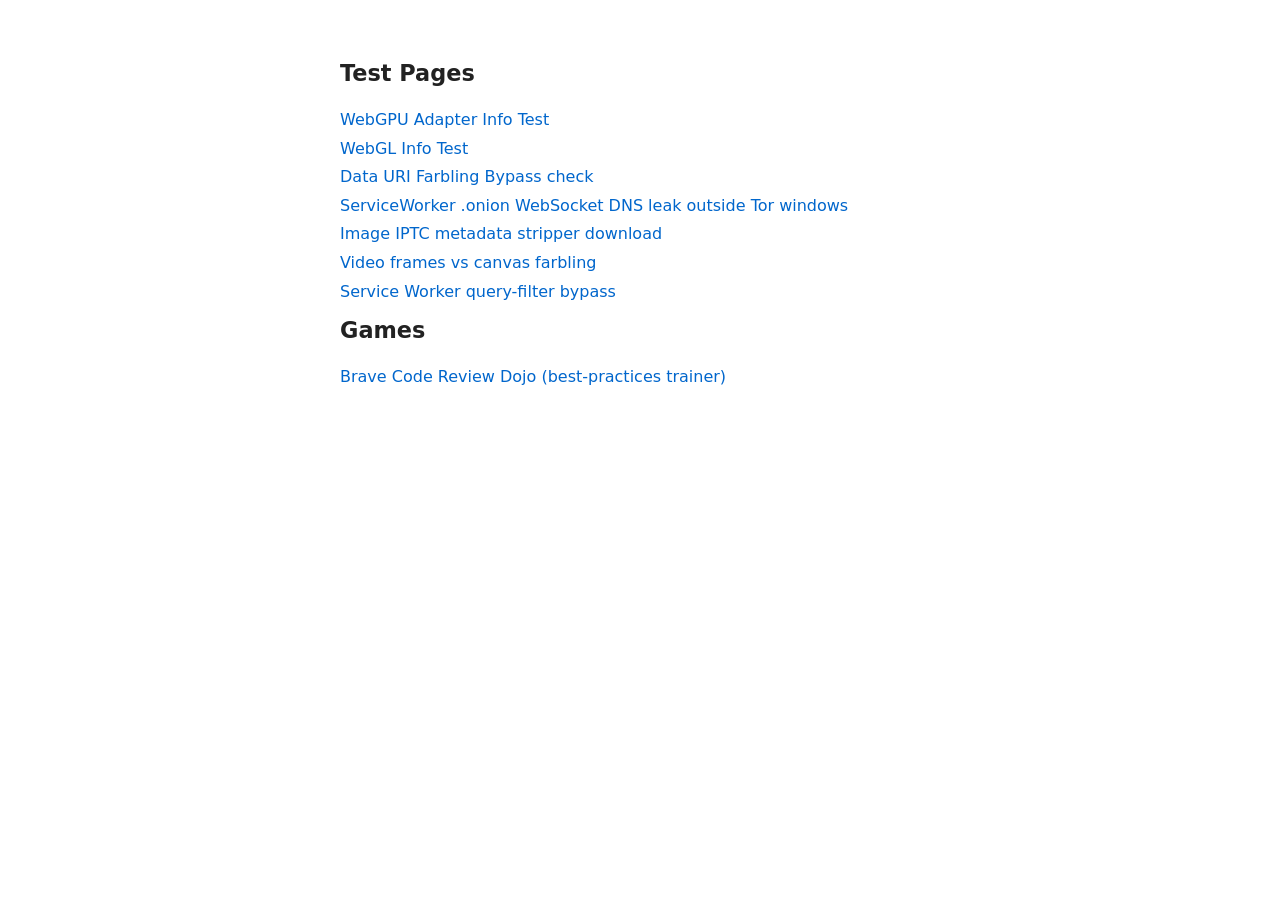
<file: index.html>
<!DOCTYPE html>
<html lang="en">

<head>
  <meta charset="utf-8">
  <meta name="viewport" content="width=device-width, initial-scale=1">
  <title>Test Pages</title>
  <style>
    body {
      font-family: system-ui, sans-serif;
      max-width: 600px;
      margin: 60px auto;
      padding: 0 20px;
      color: #222;
    }

    h1 {
      font-size: 1.4rem;
      margin-bottom: 1.5rem;
    }

    ul {
      list-style: none;
      padding: 0;
    }

    li {
      margin: 0.6rem 0;
    }

    a {
      text-decoration: none;
      color: #0066cc;
    }

    a:hover {
      text-decoration: underline;
    }
  </style>
</head>

<body>
  <h1>Test Pages</h1>
  <ul>
    <li><a href="test-pages/webgpu-test.html">WebGPU Adapter Info Test</a></li>
    <li><a href="test-pages/webgl-test.html">WebGL Info Test</a></li>
    <li><a href="test-pages/data-uri-farbling-test.html">Data URI Farbling Bypass check</a></li>
    <li><a href="test-pages/onion-ws-tor-windows.html">ServiceWorker .onion WebSocket DNS leak outside Tor windows</a>
    </li>
    <li><a href="test-pages/fbmd-image-mime-spoof-download.html">Image IPTC metadata stripper download</a></li>
    <li><a href="test-pages/videoframes-vs-canvas-farbling.html">Video frames vs canvas farbling</a></li>
    <li><a href="test-pages/sw-query-filter-bypass/">Service Worker query-filter bypass</a></li>
  </ul>
  <h1>Games</h1>
  <ul>
    <li><a href="brave-bp-game/">Brave Code Review Dojo (best-practices trainer)</a></li>
  </ul>
</body>

</html>
</file>
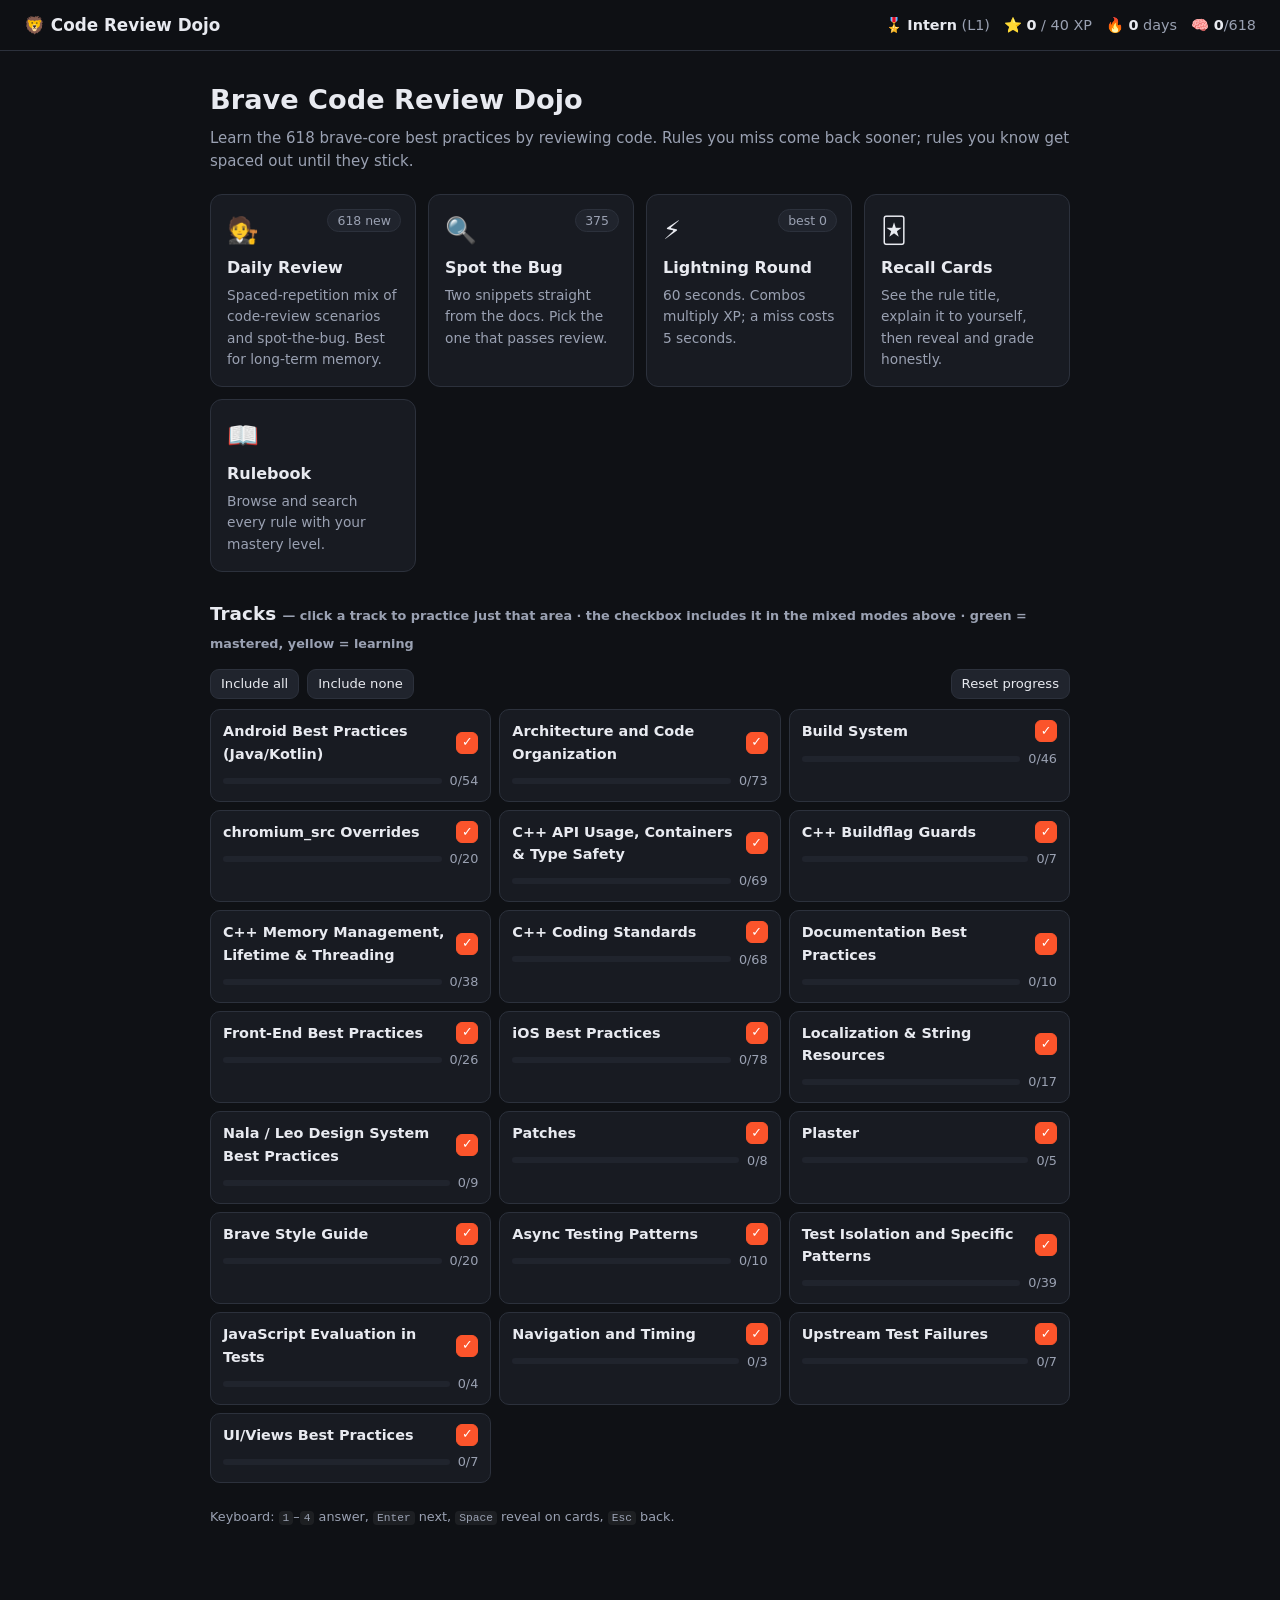
<file: brave-bp-game/index.html>
<!DOCTYPE html>
<html lang="en">
<head>
  <meta charset="utf-8">
  <meta name="viewport" content="width=device-width, initial-scale=1">
  <title>Brave Code Review Dojo</title>
  <link rel="stylesheet" href="style.css">
</head>
<body>
  <header class="topbar">
    <a class="brand" href="#" data-action="home">🦁 Code Review Dojo</a>
    <div class="stats" id="stats"></div>
  </header>
  <main id="app"></main>
  <div id="toast" class="toast" hidden></div>
  <script src="data/rules.js"></script>
  <script src="data/questions.js"></script>
  <script src="app.js"></script>
</body>
</html>
</file>
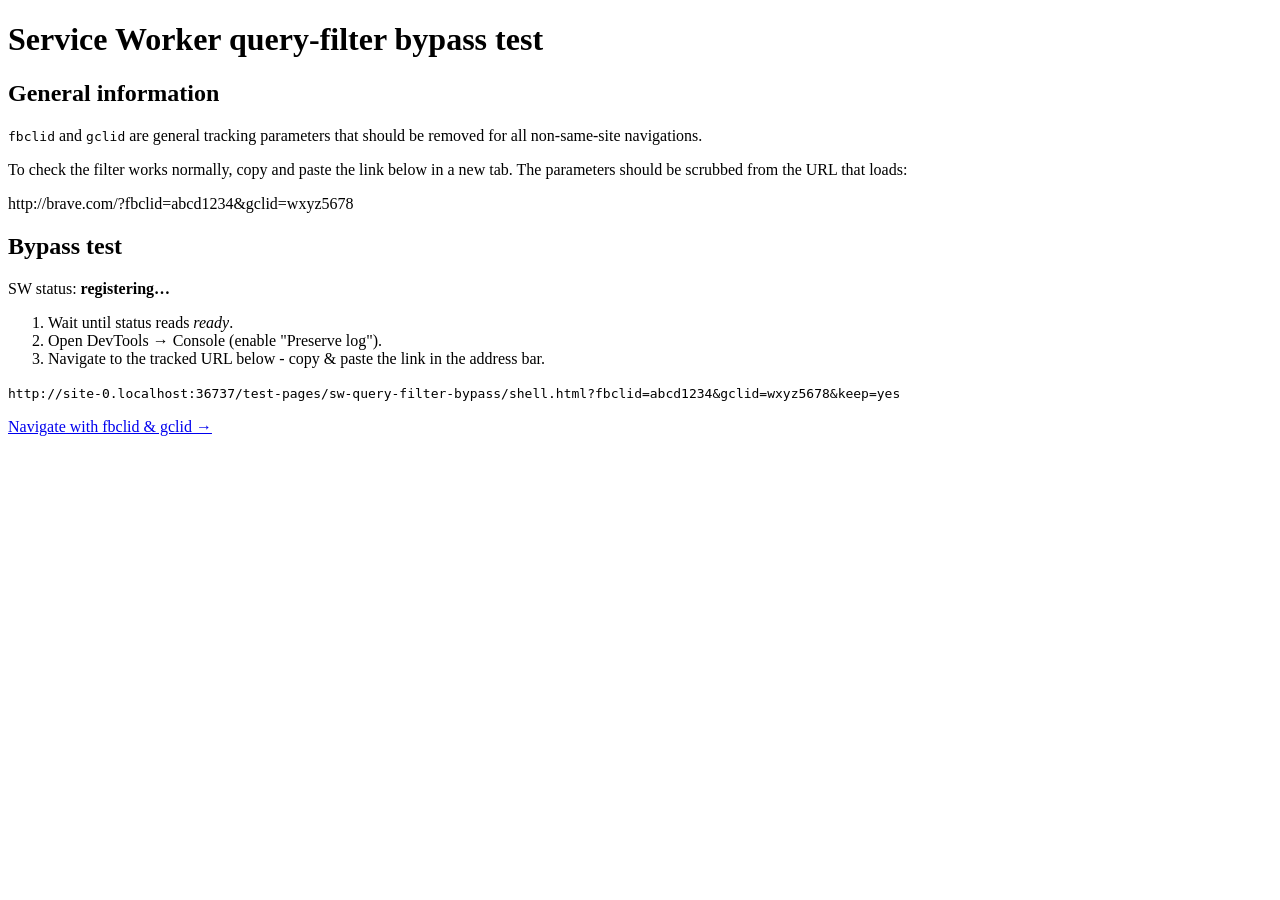
<file: test-pages/sw-query-filter-bypass/index.html>
<!doctype html>
<html>

<head>
  <meta charset="utf-8">
  <title>SW query-filter bypass test</title>
</head>

<body>
  <h1>Service Worker query-filter bypass test</h1>

  <h2>General information</h2>
  <p><code>fbclid</code> and <code>gclid</code> are general tracking parameters that should be
    removed for all non-same-site navigations.</p>
  <p>To check the filter works normally, copy and paste the link below in a new tab. The parameters should be scrubbed
    from the URL that loads:</p>
  <p>http://brave.com/?fbclid=abcd1234&amp;gclid=wxyz5678</p>

  <h2>Bypass test</h2>
  <p>SW status: <strong id="status">registering…</strong></p>
  <ol>
    <li>Wait until status reads <em>ready</em>.</li>
    <li>Open DevTools → Console (enable "Preserve log").</li>
    <li>Navigate to the tracked URL below - copy & paste the link in the address bar.</li>
  </ol>
  <p><code id="target"></code></p>
  <p><a id="link">Navigate with fbclid &amp; gclid →</a></p>

  <script>
    const params = 'fbclid=abcd1234&gclid=wxyz5678&keep=yes';
    const targetUrl = new URL('./shell.html?' + params, location.href).href;
    document.getElementById('target').textContent = targetUrl;
    document.getElementById('link').href = targetUrl;

    if ('serviceWorker' in navigator) {
      navigator.serviceWorker.register('./sw.js')
        .then(() => navigator.serviceWorker.ready)
        .then(() => { document.getElementById('status').textContent = 'ready (active)'; })
        .catch(err => { document.getElementById('status').textContent = 'failed: ' + err; });
    } else {
      document.getElementById('status').textContent = 'service workers unsupported';
    }
  </script>
</body>

</html>
</file>
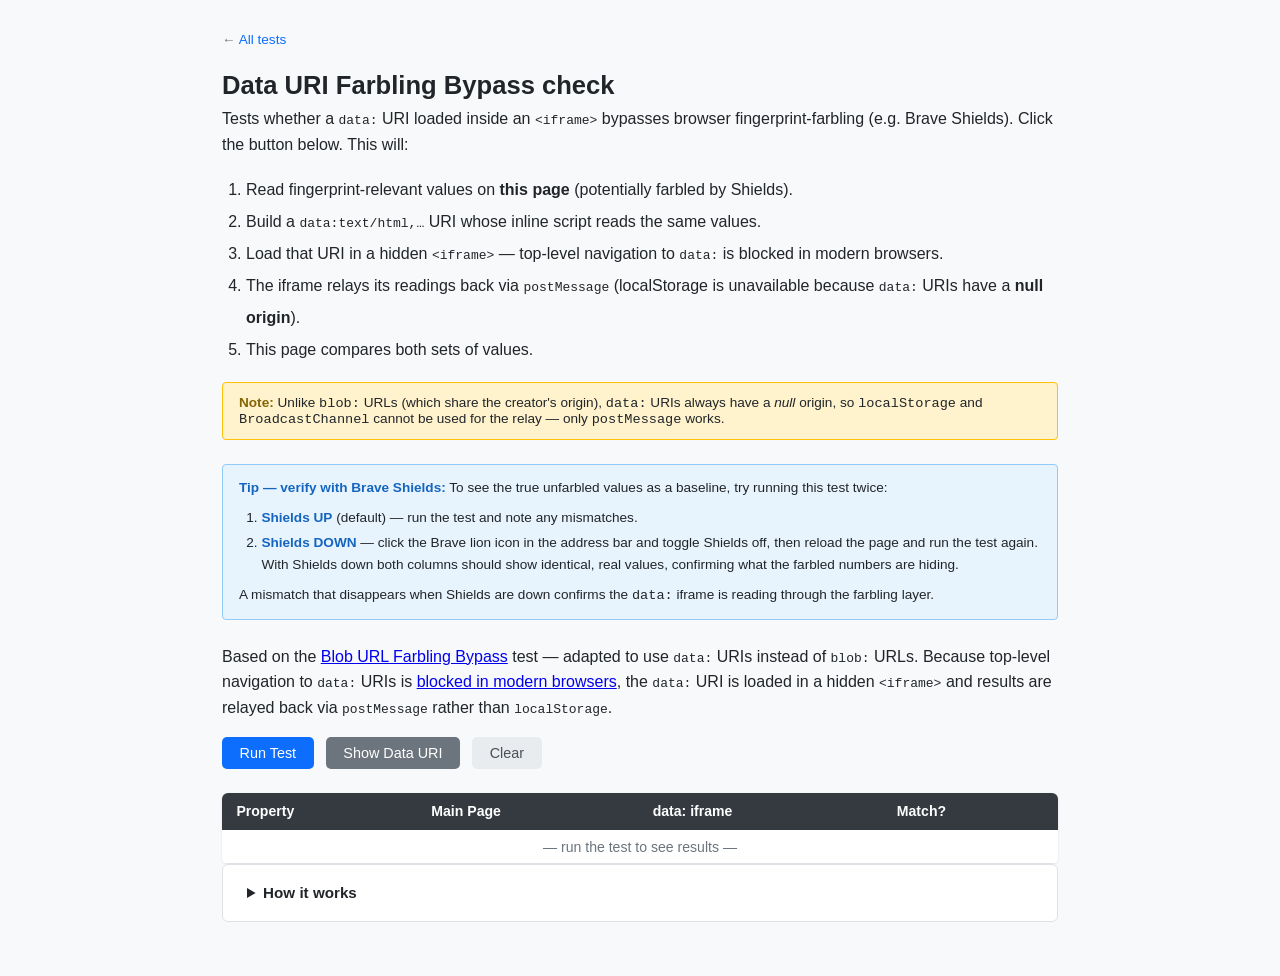
<file: test-pages/data-uri-farbling-test.html>
<!DOCTYPE html>
<html lang="en">
<head>
  <meta charset="UTF-8">
  <meta name="viewport" content="width=device-width, initial-scale=1.0">
  <title>Data URI Farbling Bypass check</title>
  <style>
    *, *::before, *::after { box-sizing: border-box; margin: 0; padding: 0; }

    body {
      font-family: -apple-system, BlinkMacSystemFont, "Segoe UI", Roboto, sans-serif;
      background: #f8f9fa;
      color: #212529;
      padding: 2rem;
      max-width: 900px;
      margin: 0 auto;
    }

    h1 { font-size: 1.6rem; margin-bottom: 0.4rem; }

    .breadcrumb {
      font-size: 0.85rem;
      color: #6c757d;
      margin-bottom: 1.5rem;
    }
    .breadcrumb a { color: #0d6efd; text-decoration: none; }
    .breadcrumb a:hover { text-decoration: underline; }

    p { margin-bottom: 1rem; line-height: 1.6; }

    .how-it-works {
      background: #fff;
      border: 1px solid #dee2e6;
      border-radius: 6px;
      padding: 1.2rem 1.5rem;
      margin-bottom: 1.5rem;
    }
    .how-it-works summary {
      cursor: pointer;
      font-weight: 600;
      font-size: 0.95rem;
    }
    .how-it-works pre {
      margin-top: 1rem;
      background: #1e1e2e;
      color: #cdd6f4;
      padding: 1rem 1.2rem;
      border-radius: 4px;
      font-size: 0.82rem;
      line-height: 1.6;
      overflow-x: auto;
      white-space: pre-wrap;
    }

    .note {
      background: #fff3cd;
      border: 1px solid #ffc107;
      border-radius: 4px;
      padding: 0.75rem 1rem;
      font-size: 0.85rem;
      margin-bottom: 1.5rem;
    }
    .note strong { color: #856404; }

    .tip {
      background: #e8f4fd;
      border: 1px solid #90caf9;
      border-radius: 4px;
      padding: 0.75rem 1rem;
      font-size: 0.85rem;
      margin-bottom: 1.5rem;
      line-height: 1.6;
    }
    .tip strong { color: #1565c0; }
    .tip ol { margin: 0.5rem 0 0.5rem 1.4rem; }
    .tip li { margin-bottom: 0.25rem; }

    .controls {
      display: flex;
      gap: 0.75rem;
      margin-bottom: 1.5rem;
      flex-wrap: wrap;
      align-items: center;
    }

    button {
      padding: 0.5rem 1.1rem;
      border: none;
      border-radius: 5px;
      font-size: 0.9rem;
      cursor: pointer;
      font-weight: 500;
      transition: filter 0.1s;
    }
    button:hover { filter: brightness(0.92); }
    button:active { filter: brightness(0.85); }

    #btnRun    { background: #0d6efd; color: #fff; }
    #btnShow   { background: #6c757d; color: #fff; }
    #btnClear  { background: #e9ecef; color: #495057; }

    #status {
      font-size: 0.85rem;
      color: #6c757d;
      align-self: center;
    }

    table {
      width: 100%;
      border-collapse: collapse;
      background: #fff;
      border-radius: 6px;
      overflow: hidden;
      box-shadow: 0 1px 3px rgba(0,0,0,.08);
      font-size: 0.88rem;
    }
    thead tr { background: #343a40; color: #fff; }
    thead th { padding: 0.65rem 0.9rem; text-align: left; font-weight: 600; }
    tbody tr:nth-child(even) { background: #f8f9fa; }
    tbody tr:hover { background: #e9ecef; }
    tbody td { padding: 0.55rem 0.9rem; border-bottom: 1px solid #dee2e6; font-family: monospace; }
    tbody td:first-child { font-family: -apple-system, BlinkMacSystemFont, "Segoe UI", Roboto, sans-serif; font-weight: 500; color: #495057; }
    .match    { color: #198754; font-weight: 600; }
    .mismatch { color: #dc3545; font-weight: 600; }

    #dataUriBox {
      display: none;
      margin-top: 1.5rem;
      background: #fff;
      border: 1px solid #dee2e6;
      border-radius: 6px;
      padding: 1rem 1.2rem;
    }
    #dataUriBox h3 { font-size: 0.95rem; margin-bottom: 0.5rem; }
    #dataUriBox textarea {
      width: 100%;
      height: 120px;
      font-size: 0.78rem;
      font-family: monospace;
      border: 1px solid #ced4da;
      border-radius: 4px;
      padding: 0.5rem;
      resize: vertical;
      word-break: break-all;
    }
  </style>
</head>
<body>

<div class="breadcrumb">← <a href="/">All tests</a></div>

<h1>Data URI Farbling Bypass check</h1>

<p>
  Tests whether a <code>data:</code> URI loaded inside an <code>&lt;iframe&gt;</code> bypasses
  browser fingerprint-farbling (e.g. Brave Shields). Click the button below. This will:
</p>
<ol style="margin: 0 0 1rem 1.5rem; line-height:2;">
  <li>Read fingerprint-relevant values on <strong>this page</strong> (potentially farbled by Shields).</li>
  <li>Build a <code>data:text/html,…</code> URI whose inline script reads the same values.</li>
  <li>Load that URI in a hidden <code>&lt;iframe&gt;</code> — top-level navigation to <code>data:</code> is blocked in modern browsers.</li>
  <li>The iframe relays its readings back via <code>postMessage</code> (localStorage is unavailable because <code>data:</code> URIs have a <strong>null origin</strong>).</li>
  <li>This page compares both sets of values.</li>
</ol>

<div class="note">
  <strong>Note:</strong> Unlike <code>blob:</code> URLs (which share the creator's origin),
  <code>data:</code> URIs always have a <em>null</em> origin, so <code>localStorage</code>
  and <code>BroadcastChannel</code> cannot be used for the relay — only <code>postMessage</code> works.
</div>

<div class="tip">
  <strong>Tip — verify with Brave Shields:</strong> To see the true unfarbled values as a baseline,
  try running this test twice:
  <ol>
    <li><strong>Shields UP</strong> (default) — run the test and note any mismatches.</li>
    <li><strong>Shields DOWN</strong> — click the Brave lion icon in the address bar and toggle
        Shields off, then reload the page and run the test again. With Shields down both columns
        should show identical, real values, confirming what the farbled numbers are hiding.</li>
  </ol>
  A mismatch that disappears when Shields are down confirms the <code>data:</code> iframe is
  reading through the farbling layer.
</div>

<p>
  Based on the <a href="https://test-website-a.pages.dev/blob-farbling-bypass/" target="_blank" rel="noopener">Blob URL Farbling Bypass</a>
  test — adapted to use <code>data:</code> URIs instead of <code>blob:</code> URLs.
  Because top-level navigation to <code>data:</code> URIs is
  <a href="https://blog.mozilla.org/security/2017/11/27/blocking-top-level-navigations-data-urls-firefox-59/" target="_blank" rel="noopener">blocked in modern browsers</a>,
  the <code>data:</code> URI is loaded in a hidden <code>&lt;iframe&gt;</code> and results are
  relayed back via <code>postMessage</code> rather than <code>localStorage</code>.
</p>

<div class="controls">
  <button id="btnRun">Run Test</button>
  <button id="btnShow">Show Data URI</button>
  <button id="btnClear">Clear</button>
  <span id="status"></span>
</div>

<table>
  <thead>
    <tr>
      <th>Property</th>
      <th>Main Page</th>
      <th>data: iframe</th>
      <th>Match?</th>
    </tr>
  </thead>
  <tbody id="results">
    <tr>
      <td colspan="4" style="text-align:center; color:#6c757d; font-family:sans-serif;">
        — run the test to see results —
      </td>
    </tr>
  </tbody>
</table>

<div id="dataUriBox">
  <h3>Generated data: URI</h3>
  <textarea id="dataUriText" readonly></textarea>
</div>

<details class="how-it-works">
  <summary>How it works</summary>
  <pre>
// 1. Build an HTML document whose inline script reads fingerprint
//    values and posts them to the parent via postMessage.
//    (localStorage is unavailable — data: URIs have a null origin.)
const innerDoc = `&lt;!DOCTYPE html&gt;&lt;html&gt;&lt;body&gt;&lt;script&gt;
  parent.postMessage({
    type: 'farbling-result',
    data: {
      screen_width:        screen.width,
      screen_height:       screen.height,
      screen_availWidth:   screen.availWidth,
      screen_availHeight:  screen.availHeight,
      screen_availLeft:    screen.availLeft,
      screen_availTop:     screen.availTop,
      screenX:             screenX,
      screenY:             screenY,
      screen_colorDepth:   screen.colorDepth,
      devicePixelRatio:    window.devicePixelRatio,
      hardwareConcurrency: navigator.hardwareConcurrency,
      deviceMemory:        navigator.deviceMemory,
      canvas_fp:           getCanvasFp(),   // inline helper
    }
  }, '*');
&lt;\/script&gt;&lt;/body&gt;&lt;/html&gt;`;

// 2. Encode as a data: URI (top-level navigation is blocked, but
//    iframes accept data: src just fine).
const dataUri = 'data:text/html,' + encodeURIComponent(innerDoc);

// 3. Inject a hidden iframe with that URI as its src.
const iframe = document.createElement('iframe');
iframe.src = dataUri;
document.body.appendChild(iframe);

// 4. Main page listens for the relayed values.
window.addEventListener('message', (event) => {
  if (event.data?.type === 'farbling-result') {
    compareAndDisplay(mainPageValues, event.data.data);
  }
});
  </pre>
</details>

<!-- Hidden iframe — injected dynamically by the script -->

<script>
  /* ── helpers ─────────────────────────────────────────── */

  function getCanvasFp() {
    try {
      const canvas = document.createElement('canvas');
      canvas.width = 200; canvas.height = 50;
      const ctx = canvas.getContext('2d');
      ctx.textBaseline = 'top';
      ctx.font = '14px Arial';
      ctx.fillStyle = '#f60';
      ctx.fillRect(125, 1, 62, 20);
      ctx.fillStyle = '#069';
      ctx.fillText('BrowserLeaks,com <canvas>', 2, 15);
      ctx.fillStyle = 'rgba(102,204,0,0.7)';
      ctx.fillText('BrowserLeaks,com <canvas>', 4, 17);
      return canvas.toDataURL().slice(-32); // last 32 chars as a short fingerprint
    } catch (e) {
      return 'error';
    }
  }

  function readFingerprint() {
    return {
      screen_width:        screen.width,
      screen_height:       screen.height,
      screen_availWidth:   screen.availWidth,
      screen_availHeight:  screen.availHeight,
      screen_availLeft:    screen.availLeft  !== undefined ? screen.availLeft  : 'n/a',
      screen_availTop:     screen.availTop   !== undefined ? screen.availTop   : 'n/a',
      screenX:             screenX,
      screenY:             screenY,
      screen_colorDepth:   screen.colorDepth,
      devicePixelRatio:    window.devicePixelRatio,
      hardwareConcurrency: navigator.hardwareConcurrency,
      deviceMemory:        navigator.deviceMemory !== undefined
                             ? navigator.deviceMemory : 'n/a',
      canvas_fp:           getCanvasFp(),
    };
  }

  /* ── iframe source ────────────────────────────────────── */

  // NOTE: we stringify the canvas helper and inject it so the
  // data: iframe runs the exact same logic without any network fetch.
  function buildInnerDoc() {
    const canvasFnSrc = getCanvasFp.toString();
    return `<!DOCTYPE html><html><body><script>
function getCanvasFp() ${canvasFnSrc.slice(canvasFnSrc.indexOf('{'))}
var data = {
  screen_width:        screen.width,
  screen_height:       screen.height,
  screen_availWidth:   screen.availWidth,
  screen_availHeight:  screen.availHeight,
  screen_availLeft:    screen.availLeft  !== undefined ? screen.availLeft  : 'n/a',
  screen_availTop:     screen.availTop   !== undefined ? screen.availTop   : 'n/a',
  screenX:             screenX,
  screenY:             screenY,
  screen_colorDepth:   screen.colorDepth,
  devicePixelRatio:    window.devicePixelRatio,
  hardwareConcurrency: navigator.hardwareConcurrency,
  deviceMemory:        navigator.deviceMemory !== undefined ? navigator.deviceMemory : 'n/a',
  canvas_fp:           getCanvasFp(),
};
parent.postMessage({ type: 'farbling-result', data: data }, '*');
<\/script></body></html>`;
  }

  /* ── display ──────────────────────────────────────────── */

  function displayResults(mainVals, iframeVals) {
    const tbody = document.getElementById('results');
    tbody.innerHTML = '';
    let allMatch = true;
    for (const key of Object.keys(mainVals)) {
      const mv = mainVals[key];
      const iv = iframeVals[key] !== undefined ? iframeVals[key] : 'n/a';
      const match = String(mv) === String(iv);
      if (!match) allMatch = false;
      const tr = document.createElement('tr');
      tr.innerHTML = `
        <td>${key}</td>
        <td>${mv}</td>
        <td>${iv}</td>
        <td class="${match ? 'match' : 'mismatch'}">${match ? '✓ Match' : '✗ Mismatch'}</td>
      `;
      tbody.appendChild(tr);
    }
    setStatus(allMatch
      ? '✓ All values match — no bypass detected'
      : '✗ Values differ — possible farbling bypass via data: iframe');
  }

  function setStatus(msg) {
    document.getElementById('status').textContent = msg;
  }

  /* ── test runner ──────────────────────────────────────── */

  let currentIframe = null;
  let messageHandler = null;

  function runTest() {
    setStatus('Running…');
    document.getElementById('results').innerHTML =
      '<tr><td colspan="4" style="text-align:center;color:#6c757d;font-family:sans-serif;">loading…</td></tr>';

    const mainValues = readFingerprint();
    const innerDoc   = buildInnerDoc();
    const dataUri    = 'data:text/html,' + encodeURIComponent(innerDoc);

    // Store URI for the "show" button
    document.getElementById('dataUriText').value = dataUri;

    // Remove any previous iframe + listener
    if (currentIframe) currentIframe.remove();
    if (messageHandler) window.removeEventListener('message', messageHandler);

    messageHandler = function handler(event) {
      if (event.data && event.data.type === 'farbling-result') {
        window.removeEventListener('message', handler);
        displayResults(mainValues, event.data.data);
        // Keep iframe in DOM briefly so browser has time to deliver the message,
        // then hide it.
        setTimeout(() => { if (currentIframe) currentIframe.style.display = 'none'; }, 300);
      }
    };
    window.addEventListener('message', messageHandler);

    const iframe = document.createElement('iframe');
    iframe.id = 'testFrame';
    iframe.style.cssText = 'display:none;width:1px;height:1px;border:none;position:absolute;left:-9999px';
    iframe.src = dataUri;
    document.body.appendChild(iframe);
    currentIframe = iframe;

    // Timeout fallback — some browsers block data: iframes with scripts
    setTimeout(() => {
      if (document.getElementById('results').querySelector('td[colspan]')) {
        setStatus('⚠ No response from data: iframe — scripts may be blocked by the browser.');
        document.getElementById('results').innerHTML =
          '<tr><td colspan="4" style="text-align:center;color:#dc3545;font-family:sans-serif;">' +
          'data: iframe did not respond. The browser may have blocked its scripts.</td></tr>';
      }
    }, 3000);
  }

  /* ── button wiring ────────────────────────────────────── */

  document.getElementById('btnRun').addEventListener('click', runTest);

  document.getElementById('btnShow').addEventListener('click', () => {
    const box = document.getElementById('dataUriBox');
    if (!document.getElementById('dataUriText').value) {
      // Generate without running so the user can inspect
      const innerDoc = buildInnerDoc();
      document.getElementById('dataUriText').value =
        'data:text/html,' + encodeURIComponent(innerDoc);
    }
    box.style.display = box.style.display === 'none' ? 'block' : 'none';
  });

  document.getElementById('btnClear').addEventListener('click', () => {
    document.getElementById('results').innerHTML =
      '<tr><td colspan="4" style="text-align:center;color:#6c757d;font-family:sans-serif;">' +
      '— run the test to see results —</td></tr>';
    setStatus('');
    document.getElementById('dataUriBox').style.display = 'none';
    document.getElementById('dataUriText').value = '';
    if (currentIframe) { currentIframe.remove(); currentIframe = null; }
  });
</script>

</body>
</html>
</file>
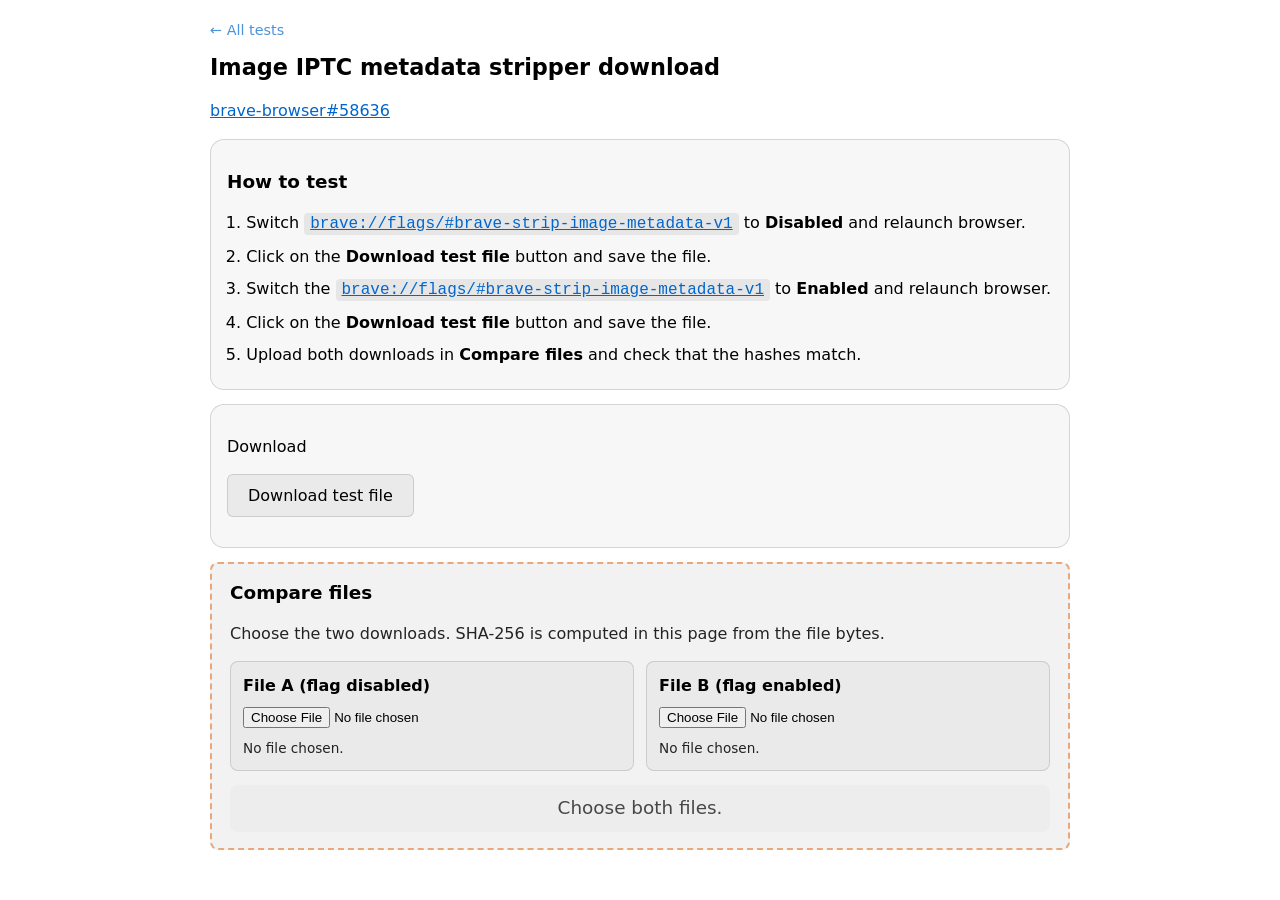
<file: test-pages/fbmd-image-mime-spoof-download.html>
<!doctype html>
<html lang="en">
<head>
  <meta charset="utf-8">
  <meta name="viewport" content="width=device-width, initial-scale=1">
  <title>Image IPTC metadata stripper download</title>
  <style>
    :root {
      color-scheme: light dark;
      --font-sans: system-ui, -apple-system, "Segoe UI", Roboto, Helvetica, Arial, sans-serif;
      --font-mono: ui-monospace, SFMono-Regular, Menlo, Monaco, Consolas, "Liberation Mono", monospace;
      --maxw: 860px;
      --radius: 14px;
      --accent: #0066cc;
      --line: rgba(127, 127, 127, 0.28);
      --panel: rgba(127, 127, 127, 0.06);
      --panel-strong: rgba(127, 127, 127, 0.1);
      --code-bg: rgba(127, 127, 127, 0.14);
      --ok: #1e8449;
      --bad: #c0392b;
      --compare-line: #e8a87c;
    }
    @media (prefers-color-scheme: dark) {
      :root {
        --accent: #4ea1ff;
        --ok: #4ade80;
        --bad: #f87171;
        --compare-line: #e8b48a;
      }
    }
    body {
      font-family: var(--font-sans);
      line-height: 1.45;
      margin: 0 auto;
      padding: 18px;
      max-width: var(--maxw);
    }
    h1 { font-size: 1.4em; margin: 0 0 8px; }
    h2 { font-size: 1.15em; }
    a { color: var(--accent); }
    .home-link {
      display: inline-block;
      margin-bottom: 10px;
      font-size: 0.9em;
      text-decoration: none;
      opacity: 0.7;
    }
    .home-link:hover { opacity: 1; }
    .card {
      border: 1px solid var(--line);
      border-radius: var(--radius);
      padding: 14px 16px;
      margin: 14px 0;
      background: var(--panel);
    }
    .card ol { margin: 0.4em 0 0 1.2em; padding: 0; }
    .card li { margin: 0.55em 0; }
    code {
      font-family: var(--font-mono);
      background: var(--code-bg);
      padding: 2px 6px;
      border-radius: 4px;
      word-break: break-all;
    }
    a.btn {
      display: inline-block;
      font-size: 1em;
      padding: 9px 20px;
      cursor: pointer;
      border-radius: 6px;
      border: 1px solid var(--line);
      background: var(--panel-strong);
      color: inherit;
      text-decoration: none;
    }
    a.btn:hover { background: var(--line); }
    .compare {
      border: 2px dashed var(--compare-line);
      border-radius: 8px;
      padding: 16px 18px;
      margin: 14px 0;
      background: var(--panel-strong);
    }
    .compare h2 { margin-top: 0; }
    .compare > p:first-of-type { margin-top: 0; opacity: 0.85; }
    .file-grid {
      display: grid;
      grid-template-columns: 1fr 1fr;
      gap: 12px;
      margin: 12px 0 0;
    }
    .file-pane {
      margin: 0;
      padding: 12px;
      border: 1px solid var(--line);
      border-radius: 8px;
      background: var(--panel);
      min-width: 0;
    }
    .file-pane label {
      display: block;
      font-weight: 600;
      margin-bottom: 8px;
    }
    .file-pane input { max-width: 100%; }
    .file-meta {
      margin: 10px 0 0;
      font-size: 0.85em;
      opacity: 0.85;
    }
    .hash {
      display: block;
      margin-top: 6px;
      word-break: break-all;
    }
    .verdict {
      font-size: 1.15em;
      font-weight: bold;
      margin: 14px 0 0;
      padding: 10px 12px;
      border-radius: 8px;
      background: var(--panel);
      text-align: center;
    }
    @media (max-width: 640px) {
      .file-grid { grid-template-columns: 1fr; }
    }
    .ok { color: var(--ok); }
    .bad { color: var(--bad); }
    .pending { opacity: 0.7; font-weight: normal; }
  </style>
</head>
<body>
  <a class="home-link" href="/">← All tests</a>
  <h1>Image IPTC metadata stripper download</h1>
  <p>
    <a href="https://github.com/brave/brave-browser/issues/58636">brave-browser#58636</a>
  </p>

  <div class="card">
    <h2>How to test</h2>
    <ol>
      <li>
        Switch <a href="brave://flags/#brave-strip-image-metadata-v1"><code>brave://flags/#brave-strip-image-metadata-v1</code></a>
        to <b>Disabled</b> and relaunch browser.
      </li>
      <li>
        Click on the <b>Download test file</b> button and save the file.
      </li>
      <li>
        Switch the
        <a href="brave://flags/#brave-strip-image-metadata-v1"><code>brave://flags/#brave-strip-image-metadata-v1</code></a>
        to <b>Enabled</b> and relaunch browser.
      </li>
      <li>
        Click on the <b>Download test file</b> button and save the file.
      </li>
      <li>
        Upload both downloads in <b>Compare files</b> and check that the
        hashes match.
      </li>
    </ol>
  </div>

  <div class="card">
    <p>
      Download
    </p>
    <p>
      <a class="btn" href="image-metadata-test-file" download="image-metadata-test-file">Download test file</a>
    </p>
  </div>

  <div class="compare">
    <h2>Compare files</h2>
    <p>Choose the two downloads. SHA-256 is computed in this page from the file bytes.</p>
    <div class="file-grid">
      <div class="file-pane">
        <label for="file-a">File A (flag disabled)</label>
        <input id="file-a" type="file">
        <p class="file-meta" id="meta-a">No file chosen.</p>
      </div>
      <div class="file-pane">
        <label for="file-b">File B (flag enabled)</label>
        <input id="file-b" type="file">
        <p class="file-meta" id="meta-b">No file chosen.</p>
      </div>
    </div>
    <p class="verdict pending" id="verdict">Choose both files.</p>
  </div>
  <script>
    const hashes = { a: null, b: null };

    function hex(buffer) {
      return [...new Uint8Array(buffer)]
        .map((b) => b.toString(16).padStart(2, '0'))
        .join('');
    }

    async function sha256(file) {
      const digest = await crypto.subtle.digest('SHA-256', await file.arrayBuffer());
      return hex(digest);
    }

    function renderMeta(id, file, hash) {
      const el = document.getElementById('meta-' + id);
      if (!file) {
        el.textContent = 'No file chosen.';
        return;
      }
      el.innerHTML =
        escapeHtml(file.name) + ' · ' + file.size + ' bytes' +
        '<code class="hash">' + hash + '</code>';
    }

    function escapeHtml(text) {
      return text
        .replace(/&/g, '&amp;')
        .replace(/</g, '&lt;')
        .replace(/>/g, '&gt;')
        .replace(/"/g, '&quot;');
    }

    function updateVerdict() {
      const el = document.getElementById('verdict');
      if (!hashes.a || !hashes.b) {
        el.className = 'verdict pending';
        el.textContent = 'Choose both files.';
        return;
      }
      if (hashes.a === hashes.b) {
        el.className = 'verdict ok';
        el.textContent = 'Identical — SHA-256 matches.';
      } else {
        el.className = 'verdict bad';
        el.textContent = 'Different — SHA-256 does not match.';
      }
    }

    async function onFile(id, input) {
      const file = input.files && input.files[0];
      hashes[id] = null;
      if (!file) {
        renderMeta(id, null, '');
        updateVerdict();
        return;
      }
      document.getElementById('meta-' + id).textContent = 'Hashing…';
      try {
        const hash = await sha256(file);
        hashes[id] = hash;
        renderMeta(id, file, hash);
      } catch (err) {
        document.getElementById('meta-' + id).textContent =
          'Could not hash this file. Open this page over https or localhost, not as a local file.';
      }
      updateVerdict();
    }

    document.getElementById('file-a').addEventListener('change', (e) => onFile('a', e.target));
    document.getElementById('file-b').addEventListener('change', (e) => onFile('b', e.target));
  </script>
</body>
</html>
</file>
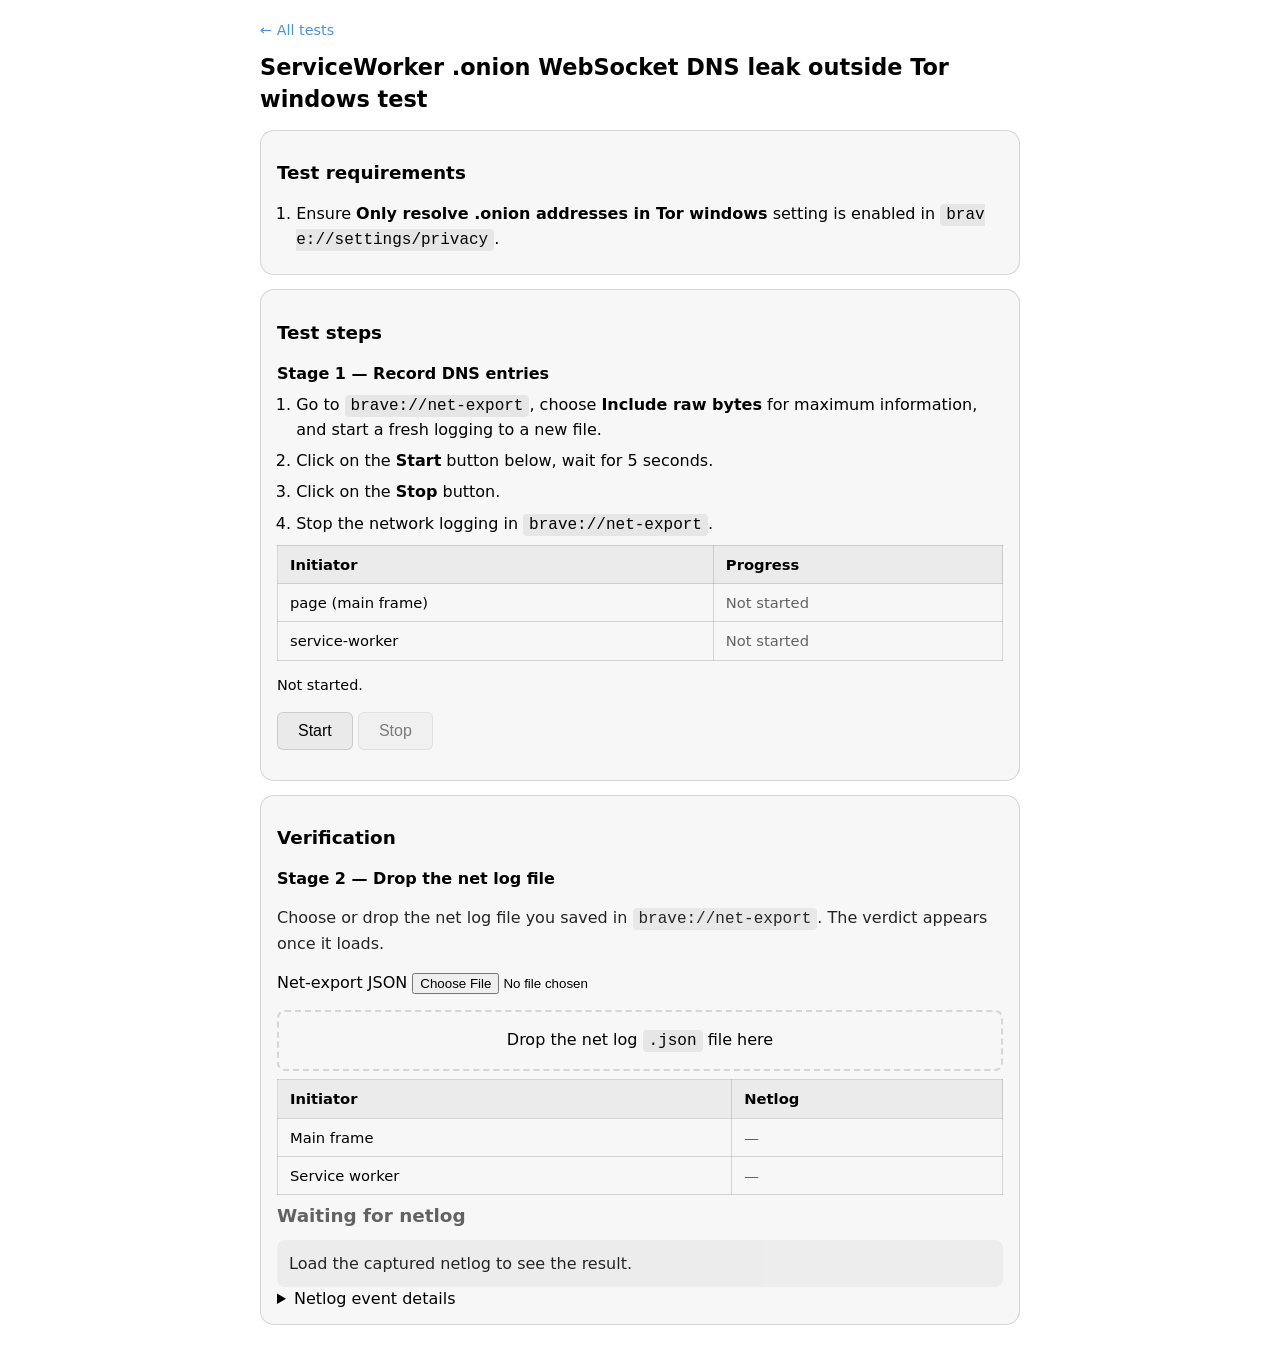
<file: test-pages/onion-ws-tor-windows.html>
<!doctype html>
<html lang="en">

<head>
  <meta charset="utf-8">
  <meta name="viewport" content="width=device-width, initial-scale=1">
  <title>ServiceWorker .onion WebSocket DNS leak outside Tor windows test</title>
  <style>
    :root {
      color-scheme: light dark;
      --font-sans: system-ui, -apple-system, "Segoe UI", Roboto, Helvetica, Arial, sans-serif;
      --font-mono: ui-monospace, SFMono-Regular, Menlo, Monaco, Consolas, "Liberation Mono", monospace;
      --maxw: 760px;
      --radius: 14px;
      --accent: #0066cc;
      --line: rgba(127, 127, 127, 0.28);
      --panel: rgba(127, 127, 127, 0.06);
      --panel-strong: rgba(127, 127, 127, 0.1);
      --code-bg: rgba(127, 127, 127, 0.14);
      --ok: #1e8449;
      --bad: #c0392b;
      --warn: #b9770e;
    }

    @media (prefers-color-scheme: dark) {
      :root {
        --accent: #4ea1ff;
        --ok: #4ade80;
        --bad: #f87171;
        --warn: #fbbf24;
      }
    }

    body {
      font-family: var(--font-sans);
      line-height: 1.45;
      margin: 0 auto;
      padding: 18px;
      max-width: var(--maxw);
    }

    h1 {
      font-size: 1.4em;
      margin: 0 0 8px;
    }

    h2 {
      font-size: 1.15em;
    }

    h3 {
      font-size: 1em;
      margin: 0 0 4px;
    }

    a {
      color: var(--accent);
    }

    .home-link {
      display: inline-block;
      margin-bottom: 10px;
      font-size: 0.9em;
      text-decoration: none;
      opacity: 0.7;
    }

    .home-link:hover {
      opacity: 1;
    }

    .card {
      border: 1px solid var(--line);
      border-radius: var(--radius);
      padding: 14px 16px;
      margin: 14px 0;
      background: var(--panel);
    }

    .card.ready {
      border-color: var(--accent);
      box-shadow: 0 0 0 2px color-mix(in srgb, var(--accent) 25%, transparent);
    }

    .card ol {
      margin: 0.4em 0 0 1.2em;
      padding: 0;
    }

    .card li {
      margin: 0.5em 0;
    }

    .muted {
      opacity: 0.85;
    }

    .small {
      font-size: 0.9em;
    }

    code,
    .mono {
      font-family: var(--font-mono);
    }

    code {
      background: var(--code-bg);
      padding: 2px 6px;
      border-radius: 4px;
      word-break: break-all;
    }

    pre {
      background: var(--panel-strong);
      padding: 12px;
      border-radius: 6px;
      font-size: 0.85em;
      white-space: pre-wrap;
      overflow-wrap: anywhere;
      word-break: break-word;
    }

    pre code {
      background: none;
      padding: 0;
    }

    table {
      border-collapse: collapse;
      width: 100%;
      margin-top: 8px;
    }

    th,
    td {
      border: 1px solid var(--line);
      padding: 8px 12px;
      text-align: left;
      vertical-align: top;
      font-size: 0.92em;
    }

    th {
      background: var(--panel-strong);
    }

    button {
      font-size: 1em;
      padding: 9px 20px;
      cursor: pointer;
      border-radius: 6px;
      border: 1px solid var(--line);
      background: var(--panel-strong);
      color: inherit;
    }

    button:hover:not(:disabled) {
      background: var(--line);
    }

    button:disabled {
      opacity: 0.5;
      cursor: default;
    }

    .ok,
    .safe {
      color: var(--ok);
    }

    .blocked,
    .bad,
    .leak {
      color: var(--bad);
      font-weight: bold;
    }

    .pending {
      opacity: 0.6;
    }

    .warn {
      color: var(--warn);
    }

    .verdict {
      font-size: 1.15em;
      font-weight: bold;
      margin: 8px 0 10px;
    }

    #drop {
      border: 2px dashed var(--line);
      border-radius: 8px;
      padding: 16px;
      margin: 12px 0 0;
      text-align: center;
    }

    #drop.over {
      background: var(--panel-strong);
      border-color: var(--accent);
    }

    #reasoning {
      margin: 0;
      padding: 12px;
      background: var(--panel-strong);
      border-radius: 8px;
    }
  </style>
</head>

<body>
  <a class="home-link" href="/">← All tests</a>
  <h1>ServiceWorker .onion WebSocket DNS leak outside Tor windows test</h1>

  <div class="card">
    <h2>Test requirements</h2>
    <ol>
      <li>
        Ensure <b>Only resolve .onion addresses in Tor windows</b> setting is enabled in
        <code>brave://settings/privacy</code>.
      </li>
    </ol>
  </div>

  <div class="card">
    <h2>Test steps</h2>

    <h3>Stage 1 — Record DNS entries</h3>
    <ol>
      <li>
        Go to <code>brave://net-export</code>, choose <b>Include raw bytes</b> for
        maximum information, and start a fresh logging to a new file.
      </li>
      <li>Click on the <b>Start</b> button below, wait for 5 seconds.</li>
      <li>Click on the <b>Stop</b> button.</li>
      <li>Stop the network logging in <code>brave://net-export</code>.</li>
    </ol>

    <table id="results">
      <tr>
        <th>Initiator</th>
        <th>Progress</th>
      </tr>
      <tr>
        <td>page (main frame)</td>
        <td id="r-page" class="pending" data-progress="idle">Not started</td>
      </tr>
      <tr>
        <td>service-worker</td>
        <td id="r-service" class="pending" data-progress="idle">Not started</td>
      </tr>
    </table>
    <p class="small" id="stage1-status">Not started.</p>
    <p>
      <button type="button" id="start-stage1">Start</button>
      <button type="button" id="stop-stage1" disabled>Stop</button>
    </p>
  </div>

  <div class="card" id="stage-netlog">
    <h2>Verification</h2>

    <h3>Stage 2 — Drop the net log file</h3>
    <p class="muted" id="netlog-hint">
      Choose or drop the net log file you saved in <code>brave://net-export</code>. The verdict appears once it loads.
    </p>
    <p>
      <label>Net-export JSON
        <input id="netlog" type="file" accept=".json,application/json">
      </label>
    </p>
    <div id="drop">Drop the net log <code>.json</code> file here</div>

    <table>
      <tr>
        <th>Initiator</th>
        <th>Netlog</th>
      </tr>
      <tr>
        <td>Main frame</td>
        <td id="v-page" class="pending">—</td>
      </tr>
      <tr>
        <td>Service worker</td>
        <td id="v-sw" class="pending">—</td>
      </tr>
    </table>
    <p class="verdict pending" id="verdict">Waiting for netlog</p>
    <p id="reasoning" class="muted">Load the captured netlog to see the result.</p>
    <details>
      <summary>Netlog event details</summary>
      <pre id="netlog-out">(no log loaded)</pre>
    </details>
  </div>

  <script>
    let tag = '';
    let pageUrl = '';
    let workerUrl = '';
    let runId = 0;
    let pageWs = null;
    let swReg = null;
    let stage1Done = false;

    function newProbeUrls() {
      tag = String(Date.now());
      pageUrl = 'wss://frame-probe-' + tag + '.onion/';
      workerUrl = 'wss://worker-probe-' + tag + '.onion/';
    }
    newProbeUrls();

    function setCell(id, status, extra) {
      const cell = document.getElementById(id);
      let label = 'Not started';
      let klass = 'pending';
      let progress = 'idle';
      if (status === 'testing…') {
        label = 'In progress';
        klass = 'pending';
        progress = 'pending';
      } else if (status === 'OPEN') {
        label = extra ? 'Connected (unexpected: ' + extra + ')' : 'Connected (unexpected)';
        klass = 'warn';
        progress = 'done';
      } else if (status === 'THROW') {
        label = extra ? 'Failed to start (' + extra + ')' : 'Failed to start';
        klass = 'blocked';
        progress = 'done';
      } else if (status === 'idle' || !status) {
        label = 'Not started';
        klass = 'pending';
        progress = 'idle';
      } else {
        label = 'Finished';
        klass = 'ok';
        progress = 'done';
      }
      cell.textContent = label;
      cell.className = klass;
      cell.dataset.progress = progress;
    }

    function socketsSettled() {
      const page = document.getElementById('r-page').dataset.progress;
      const sw = document.getElementById('r-service').dataset.progress;
      return page === 'done' && sw === 'done';
    }

    function markNetlogStage() {
      const card = document.getElementById('stage-netlog');
      const status = document.getElementById('stage1-status');
      if (!socketsSettled()) return;
      stage1Done = true;
      card.classList.add('ready');
      status.className = 'small ok';
      status.textContent = 'Stage 1 finished. Click Stop, then stop the logging in brave://net-export and drop the file below.';
      document.getElementById('start-stage1').disabled = false;
      document.getElementById('stop-stage1').disabled = false;
    }

    function testPage(url) {
      return new Promise((resolve) => {
        let ws;
        let settled = false;
        const done = (status, extra) => {
          if (settled) return;
          settled = true;
          clearTimeout(timer);
          try { ws && ws.close(1000); } catch (e) { }
          resolve({ status: status, extra: extra || '' });
        };
        const timer = setTimeout(() => done('TIMEOUT'), 8000);
        try {
          ws = new WebSocket(url);
          pageWs = ws;
          ws.onopen = () => done('OPEN');
          ws.onerror = () => done('ERROR');
        } catch (e) {
          done('THROW', String(e && e.message ? e.message : e));
        }
      });
    }

    async function testService(url) {
      if (!('serviceWorker' in navigator)) {
        return { status: 'THROW', extra: 'serviceWorker unsupported' };
      }
      let reg;
      try {
        reg = await navigator.serviceWorker.register(
          'onion-ws-service-worker.js?r=' + Date.now(),
          { scope: './' }
        );
        swReg = reg;
        await navigator.serviceWorker.ready;
        const worker = reg.active || (await navigator.serviceWorker.ready).active;
        if (!worker) return { status: 'THROW', extra: 'no active service worker' };
        return await new Promise((resolve) => {
          const timer = setTimeout(() => resolve({ status: 'TIMEOUT' }), 8500);
          const channel = new MessageChannel();
          channel.port1.onmessage = (e) => {
            clearTimeout(timer);
            resolve({
              status: e.data && e.data.status,
              extra: (e.data && e.data.extra) || ''
            });
          };
          worker.postMessage({ url: url }, [channel.port2]);
        });
      } catch (e) {
        return { status: 'THROW', extra: String(e && e.message ? e.message : e) };
      }
    }

    async function runSockets() {
      const id = ++runId;
      stage1Done = false;
      newProbeUrls();
      setCell('r-page', 'testing…');
      setCell('r-service', 'testing…');
      document.getElementById('stage-netlog').classList.remove('ready');
      const stage1 = document.getElementById('stage1-status');
      stage1.className = 'small';
      stage1.textContent = 'Stage 1 running…';
      document.getElementById('start-stage1').disabled = true;
      document.getElementById('stop-stage1').disabled = false;
      const [page, service] = await Promise.all([
        testPage(pageUrl),
        testService(workerUrl)
      ]);
      if (id !== runId) return;
      setCell('r-page', page.status, page.extra);
      setCell('r-service', service.status, service.extra);
      markNetlogStage();
    }

    async function stopStage1() {
      runId++;
      try { pageWs && pageWs.close(1000); } catch (e) { }
      pageWs = null;
      if (swReg) {
        try { await swReg.unregister(); } catch (e) { }
        swReg = null;
      }
      document.getElementById('start-stage1').disabled = false;
      document.getElementById('stop-stage1').disabled = true;
      const status = document.getElementById('stage1-status');
      if (stage1Done) {
        status.className = 'small ok';
        status.textContent = 'Stage 1 stopped. Stop the logging in brave://net-export, then drop the file below.';
      } else {
        setCell('r-page', 'idle');
        setCell('r-service', 'idle');
        document.getElementById('stage-netlog').classList.remove('ready');
        status.className = 'small';
        status.textContent = 'Stopped. No sockets will run until you click Start.';
      }
    }

    document.getElementById('start-stage1').addEventListener('click', runSockets);
    document.getElementById('stop-stage1').addEventListener('click', stopStage1);

    function invertMap(obj) {
      const out = {};
      if (!obj) return out;
      for (const [k, v] of Object.entries(obj)) out[v] = k;
      return out;
    }

    function extractEvents(raw) {
      try {
        const data = JSON.parse(raw);
        return {
          typeNames: invertMap(data.constants && data.constants.logEventTypes),
          events: data.events || []
        };
      } catch (e) { }
      const he = raw.indexOf('"events"');
      if (he < 0) throw new Error('no events array');
      const head = raw.slice(0, he).replace(/,\s*$/, '') + '}';
      const constants = JSON.parse(head).constants || {};
      const body = raw.slice(raw.indexOf('[', he));
      const events = [];
      let depth = 0;
      let start = -1;
      for (let i = 0; i < body.length; i++) {
        const ch = body[i];
        if (ch === '{') {
          if (depth === 0) start = i;
          depth++;
        } else if (ch === '}') {
          depth--;
          if (depth === 0 && start >= 0) {
            try {
              const o = JSON.parse(body.slice(start, i + 1));
              if (o && o.source && o.type !== undefined) events.push(o);
            } catch (err) { }
            start = -1;
          }
        }
      }
      return { typeNames: invertMap(constants.logEventTypes), events };
    }

    function roleStats(events, typeNames, prefix) {
      const keyOf = (src) => src && src.id + ':' + src.type;
      const srcs = new Set();
      for (const e of events) {
        if (JSON.stringify(e.params || {}).indexOf(prefix) !== -1) {
          srcs.add(keyOf(e.source));
          if (e.params && e.params.source_dependency) {
            srcs.add(keyOf(e.params.source_dependency));
          }
        }
      }
      let grew = true;
      while (grew) {
        grew = false;
        for (const e of events) {
          const dep = e.params && e.params.source_dependency;
          const sk = keyOf(e.source);
          const dk = dep ? keyOf(dep) : '';
          if (dk && srcs.has(dk) && !srcs.has(sk)) { srcs.add(sk); grew = true; }
          if (dk && srcs.has(sk) && !srcs.has(dk)) { srcs.add(dk); grew = true; }
        }
      }
      const names = [];
      const matched = [];
      for (const e of events) {
        if (!srcs.has(keyOf(e.source))) continue;
        names.push(typeNames[e.type] || String(e.type));
        matched.push(e);
      }
      const has = (pred) => names.filter(pred).length;
      return {
        q: has((n) => n === 'DNS_TRANSACTION_QUERY'),
        r: has((n) => n.indexOf('HOST_RESOLVER') === 0),
        sys: has((n) => n.indexOf('HOST_RESOLVER_SYSTEM') === 0),
        url: has((n) => n === 'URL_REQUEST_START_JOB' || n === 'REQUEST_ALIVE'),
        matched
      };
    }

    function formatEvent(ev, typeNames) {
      const type = typeNames[ev.type] || ev.type;
      const params = ev.params ? ' ' + JSON.stringify(ev.params) : '';
      return type + params;
    }

    function dumpRole(s, typeNames) {
      const interesting = s.matched.filter((ev) => {
        const n = typeNames[ev.type] || '';
        return n.indexOf('HOST_RESOLVER') === 0 ||
          n.indexOf('DNS_TRANSACTION') === 0 ||
          n === 'URL_REQUEST_START_JOB' ||
          n === 'REQUEST_ALIVE';
      });
      return interesting.length
        ? interesting.map((ev) => formatEvent(ev, typeNames)).join('\n')
        : '(none)';
    }

    function applyVerdict(page, worker, typeNames, file, eventCount) {
      const verdictEl = document.getElementById('verdict');
      const reasonEl = document.getElementById('reasoning');
      const vPage = document.getElementById('v-page');
      const vSw = document.getElementById('v-sw');
      const pageBlocked = !page.url && page.r === 0 && page.q === 0;
      const workerNetwork = worker.url > 0 || worker.r > 0 || worker.q > 0;

      const setRow = (el, text, klass) => {
        el.textContent = text;
        el.className = klass;
      };

      let label = 'Inconclusive';
      let klass = 'verdict warn';
      let reason = '';

      if (pageBlocked && worker.q > 0) {
        setRow(vPage, 'Blocked', 'ok');
        setRow(vSw, 'DNS leak', 'leak');
        label = 'Bypass';
        klass = 'verdict leak';
        reason =
          'The page guard held (no URL_REQUEST). The service worker issued DNS_TRANSACTION_QUERY, so a DNS packet left the machine.';
      } else if (pageBlocked && workerNetwork) {
        setRow(vPage, 'Blocked', 'ok');
        setRow(vSw, 'Bypass', 'leak');
        label = 'Bypass';
        klass = 'verdict leak';
        reason =
          'The page socket never reached the network stack. The service worker did (URL_REQUEST / HOST_RESOLVER). ' +
          (worker.q
            ? 'DNS_TRANSACTION_QUERY means a stub/DoH query left the machine.'
            : 'No DNS_TRANSACTION_QUERY — the OS may have used getaddrinfo, which can fail locally without sending a packet.');
      } else if (pageBlocked && !workerNetwork) {
        setRow(vPage, 'Blocked', 'ok');
        setRow(vSw, 'Blocked', 'ok');
        label = 'Pass';
        klass = 'verdict ok';
        reason = 'Neither initiator produced URL_REQUEST or resolver events for its .onion name.';
      } else if (!pageBlocked && workerNetwork) {
        setRow(vPage, 'Not blocked', 'leak');
        setRow(vSw, worker.q ? 'DNS leak' : 'Not blocked', 'leak');
        label = 'Fail';
        klass = 'verdict leak';
        reason =
          'The main-frame control also reached the network stack. The Tor-windows setting may be off, or the page WebSocket path is uncovered too.';
      } else {
        setRow(vPage, 'No data', 'warn');
        setRow(vSw, 'No data', 'warn');
        label = 'Inconclusive';
        klass = 'verdict warn';
        reason =
          'No matching frame-probe / worker-probe events. Capture may have ended too early, used another run, or was not raw-bytes mode.';
      }

      verdictEl.textContent = label;
      verdictEl.className = klass;
      reasonEl.textContent = reason;

      document.getElementById('netlog-out').textContent = [
        'file: ' + file.name + ' (' + eventCount + ' events)',
        'page: URL_REQUEST=' + page.url + ' HOST_RESOLVER=' + page.r +
        ' SYSTEM=' + page.sys + ' DNS_TRANSACTION_QUERY=' + page.q,
        'service-worker: URL_REQUEST=' + worker.url + ' HOST_RESOLVER=' + worker.r +
        ' SYSTEM=' + worker.sys + ' DNS_TRANSACTION_QUERY=' + worker.q,
        '',
        '--- page ---',
        dumpRole(page, typeNames),
        '',
        '--- service-worker ---',
        dumpRole(worker, typeNames)
      ].join('\n');
    }

    function loadNetlog(file) {
      if (!file) return;
      const verdictEl = document.getElementById('verdict');
      const reasonEl = document.getElementById('reasoning');
      verdictEl.textContent = 'Reading…';
      verdictEl.className = 'verdict pending';
      reasonEl.textContent = '';
      document.getElementById('netlog-out').textContent = 'reading ' + file.name + '…';
      file.text().then((raw) => {
        const parsed = extractEvents(raw);
        const page = roleStats(parsed.events, parsed.typeNames, 'frame-probe-');
        const worker = roleStats(parsed.events, parsed.typeNames, 'worker-probe-');
        applyVerdict(page, worker, parsed.typeNames, file, parsed.events.length);
      }).catch((err) => {
        verdictEl.textContent = 'ERROR';
        verdictEl.className = 'verdict leak';
        reasonEl.textContent = 'Could not parse the netlog: ' + err;
      });
    }

    document.getElementById('netlog').addEventListener('change', (e) => {
      loadNetlog(e.target.files && e.target.files[0]);
    });

    const drop = document.getElementById('drop');
    drop.addEventListener('dragover', (e) => { e.preventDefault(); drop.classList.add('over'); });
    drop.addEventListener('dragleave', () => drop.classList.remove('over'));
    drop.addEventListener('drop', (e) => {
      e.preventDefault();
      drop.classList.remove('over');
      loadNetlog(e.dataTransfer.files && e.dataTransfer.files[0]);
    });
  </script>
</body>

</html>
</file>
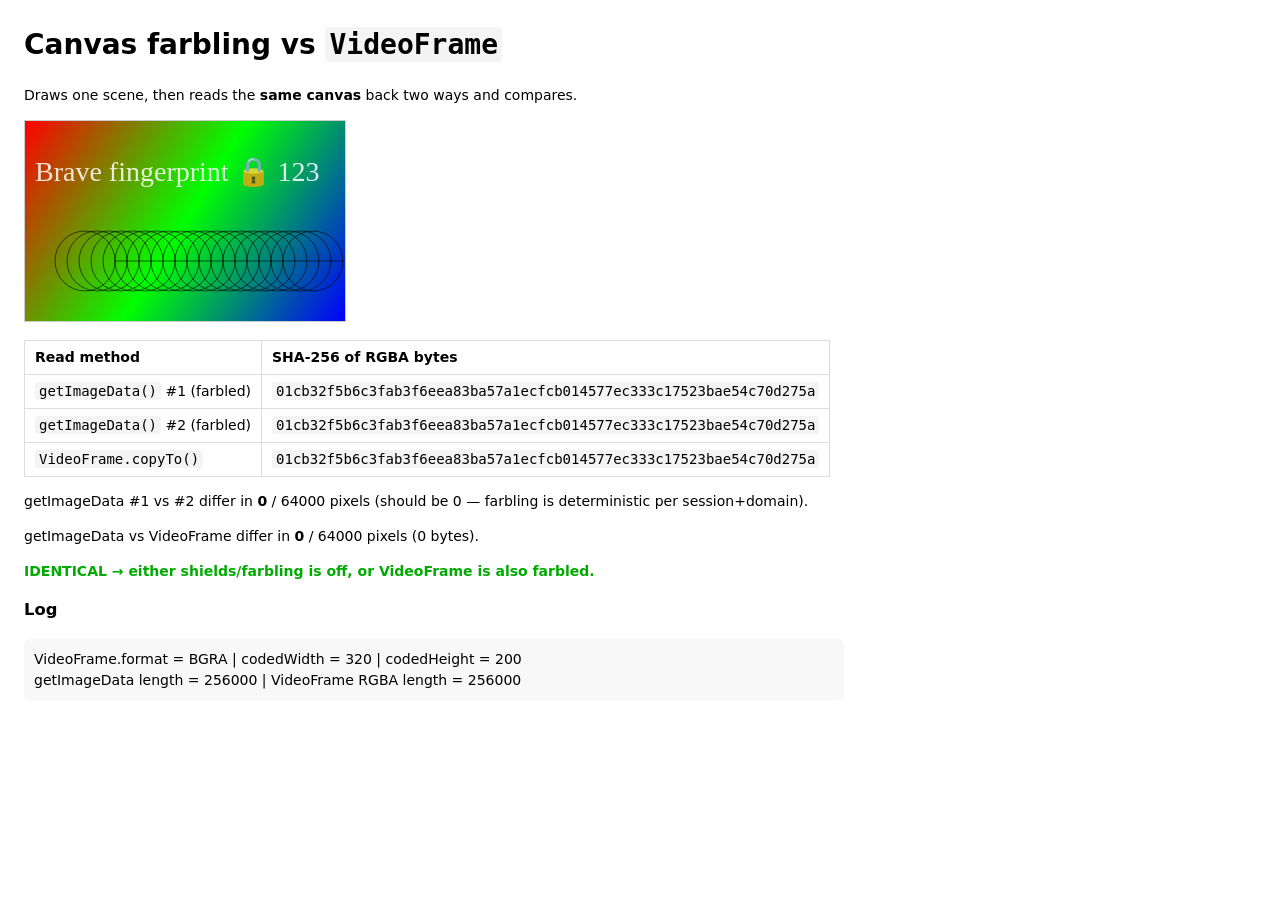
<file: test-pages/videoframes-vs-canvas-farbling.html>
<!DOCTYPE html>
<html lang="en">

<head>
    <meta charset="utf-8" />
    <title>Brave farbling: getImageData vs VideoFrame.copyTo</title>
    <style>
        body {
            font: 14px/1.5 system-ui, sans-serif;
            margin: 24px;
            max-width: 820px;
        }

        canvas {
            border: 1px solid #ccc;
            image-rendering: pixelated;
        }

        table {
            border-collapse: collapse;
            margin-top: 12px;
        }

        td,
        th {
            border: 1px solid #ddd;
            padding: 6px 10px;
            text-align: left;
        }

        code {
            background: #f4f4f4;
            padding: 1px 4px;
            border-radius: 3px;
        }

        .ok {
            color: #0a0;
            font-weight: 600;
        }

        .leak {
            color: #c00;
            font-weight: 600;
        }

        #log {
            white-space: pre-wrap;
            background: #f8f8f8;
            padding: 10px;
            border-radius: 6px;
        }
    </style>
</head>

<body>
    <h1>Canvas farbling vs <code>VideoFrame</code></h1>
    <p>Draws one scene, then reads the <b>same canvas</b> back two ways and compares.</p>
    <canvas id="c" width="320" height="200"></canvas>
    <div id="out"></div>
    <h3>Log</h3>
    <div id="log"></div>

    <script>
        const logEl = document.getElementById('log');
        const log = (...a) => { logEl.textContent += a.join(' ') + '\n'; };

        // --- 1. Draw a fingerprinting-style scene -------------------------------
        const canvas = document.getElementById('c');
        const ctx = canvas.getContext('2d', { willReadFrequently: false });

        const g = ctx.createLinearGradient(0, 0, 320, 200);
        g.addColorStop(0, '#f00'); g.addColorStop(0.5, '#0f0'); g.addColorStop(1, '#00f');
        ctx.fillStyle = g;
        ctx.fillRect(0, 0, 320, 200);

        ctx.fillStyle = 'rgba(255,255,255,0.85)';
        ctx.font = '28px serif';
        ctx.fillText('Brave fingerprint \u{1F512} 123', 10, 60);
        ctx.strokeStyle = 'rgba(0,0,0,0.6)';
        ctx.beginPath();
        for (let i = 0; i < 20; i++) ctx.arc(60 + i * 12, 140, 30, 0, Math.PI * 2);
        ctx.stroke();

        // --- helpers ------------------------------------------------------------
        async function sha256Hex(bytes) {
            const h = await crypto.subtle.digest('SHA-256', bytes);
            return [...new Uint8Array(h)].map(b => b.toString(16).padStart(2, '0')).join('');
        }

        // Read via getImageData() -> Brave perturbs this buffer.
        function readViaGetImageData() {
            const d = ctx.getImageData(0, 0, canvas.width, canvas.height).data; // RGBA
            return new Uint8Array(d.buffer.slice(0)); // detach a copy
        }

        // Read via VideoFrame(canvas).copyTo() -> the path under investigation.
        async function readViaVideoFrame() {
            const vf = new VideoFrame(canvas, { timestamp: 0 });
            log('VideoFrame.format =', vf.format,
                '| codedWidth =', vf.codedWidth, '| codedHeight =', vf.codedHeight);

            const W = canvas.width, H = canvas.height;
            let opts = { format: 'RGBA', rect: { x: 0, y: 0, width: W, height: H } };
            let layout;
            try {
                const size = vf.allocationSize(opts);
                var buf = new Uint8Array(size);
                layout = await vf.copyTo(buf, opts);     // request RGBA explicitly
            } catch (e) {
                // Fallback: some builds reject format conversion in copyTo.
                log('copyTo({format:"RGBA"}) failed (', e.name, '); retrying native format');
                opts = { rect: { x: 0, y: 0, width: W, height: H } };
                const size = vf.allocationSize(opts);
                var buf = new Uint8Array(size);
                layout = await vf.copyTo(buf, opts);
            }
            const nativeFmt = (opts.format) || vf.format;
            vf.close();

            // Repack using plane layout (handle row stride padding) into tight RGBA.
            const { offset, stride } = layout[0];
            const out = new Uint8Array(W * H * 4);
            for (let y = 0; y < H; y++) {
                const row = buf.subarray(offset + y * stride, offset + y * stride + W * 4);
                out.set(row, y * W * 4);
            }
            // Normalize BGRA -> RGBA if we fell back to a native BGRA layout.
            if (/^BGR/.test(nativeFmt)) {
                for (let i = 0; i < out.length; i += 4) {
                    const b = out[i]; out[i] = out[i + 2]; out[i + 2] = b;
                }
            }
            return out;
        }

        function diffStats(a, b) {
            const n = Math.min(a.length, b.length);
            let diffBytes = 0, diffPixels = 0;
            for (let i = 0; i < n; i += 4) {
                let px = 0;
                for (let k = 0; k < 4; k++) if (a[i + k] !== b[i + k]) { diffBytes++; px = 1; }
                diffPixels += px;
            }
            return { diffBytes, diffPixels, total: n / 4 };
        }

        // --- run ----------------------------------------------------------------
        (async () => {
            try {
                if (!('VideoFrame' in window)) { log('WebCodecs VideoFrame not available.'); return; }

                const gid1 = readViaGetImageData();
                const gid2 = readViaGetImageData();      // second read, same session
                const vfPixels = await readViaVideoFrame();

                const [hGid1, hGid2, hVf] = await Promise.all([
                    sha256Hex(gid1), sha256Hex(gid2), sha256Hex(vfPixels)
                ]);

                const gidVsGid = diffStats(gid1, gid2);
                const gidVsVf = diffStats(gid1, vfPixels);

                log('getImageData length =', gid1.length, '| VideoFrame RGBA length =', vfPixels.length);

                const bypass = gidVsVf.diffPixels > 0;
                document.getElementById('out').innerHTML = `
      <table>
        <tr><th>Read method</th><th>SHA-256 of RGBA bytes</th></tr>
        <tr><td><code>getImageData()</code> #1 (farbled)</td><td><code>${hGid1}</code></td></tr>
        <tr><td><code>getImageData()</code> #2 (farbled)</td><td><code>${hGid2}</code></td></tr>
        <tr><td><code>VideoFrame.copyTo()</code></td><td><code>${hVf}</code></td></tr>
      </table>
      <p>getImageData #1 vs #2 differ in <b>${gidVsGid.diffPixels}</b> / ${gidVsGid.total} pixels
         (should be 0 — farbling is deterministic per session+domain).</p>
      <p>getImageData vs VideoFrame differ in <b>${gidVsVf.diffPixels}</b> / ${gidVsVf.total} pixels
         (${gidVsVf.diffBytes} bytes).</p>
      <p class="${bypass ? 'leak' : 'ok'}">
        ${bypass
                        ? 'DIFFERENT \u2192 VideoFrame.copyTo() is NOT farbled; it exposes the raw canvas (farbling bypass).'
                        : 'IDENTICAL \u2192 either shields/farbling is off, or VideoFrame is also farbled.'}
      </p>`;
            } catch (e) {
                log('Error:', e && e.stack || e);
            }
        })();
    </script>
</body>

</html>
</file>
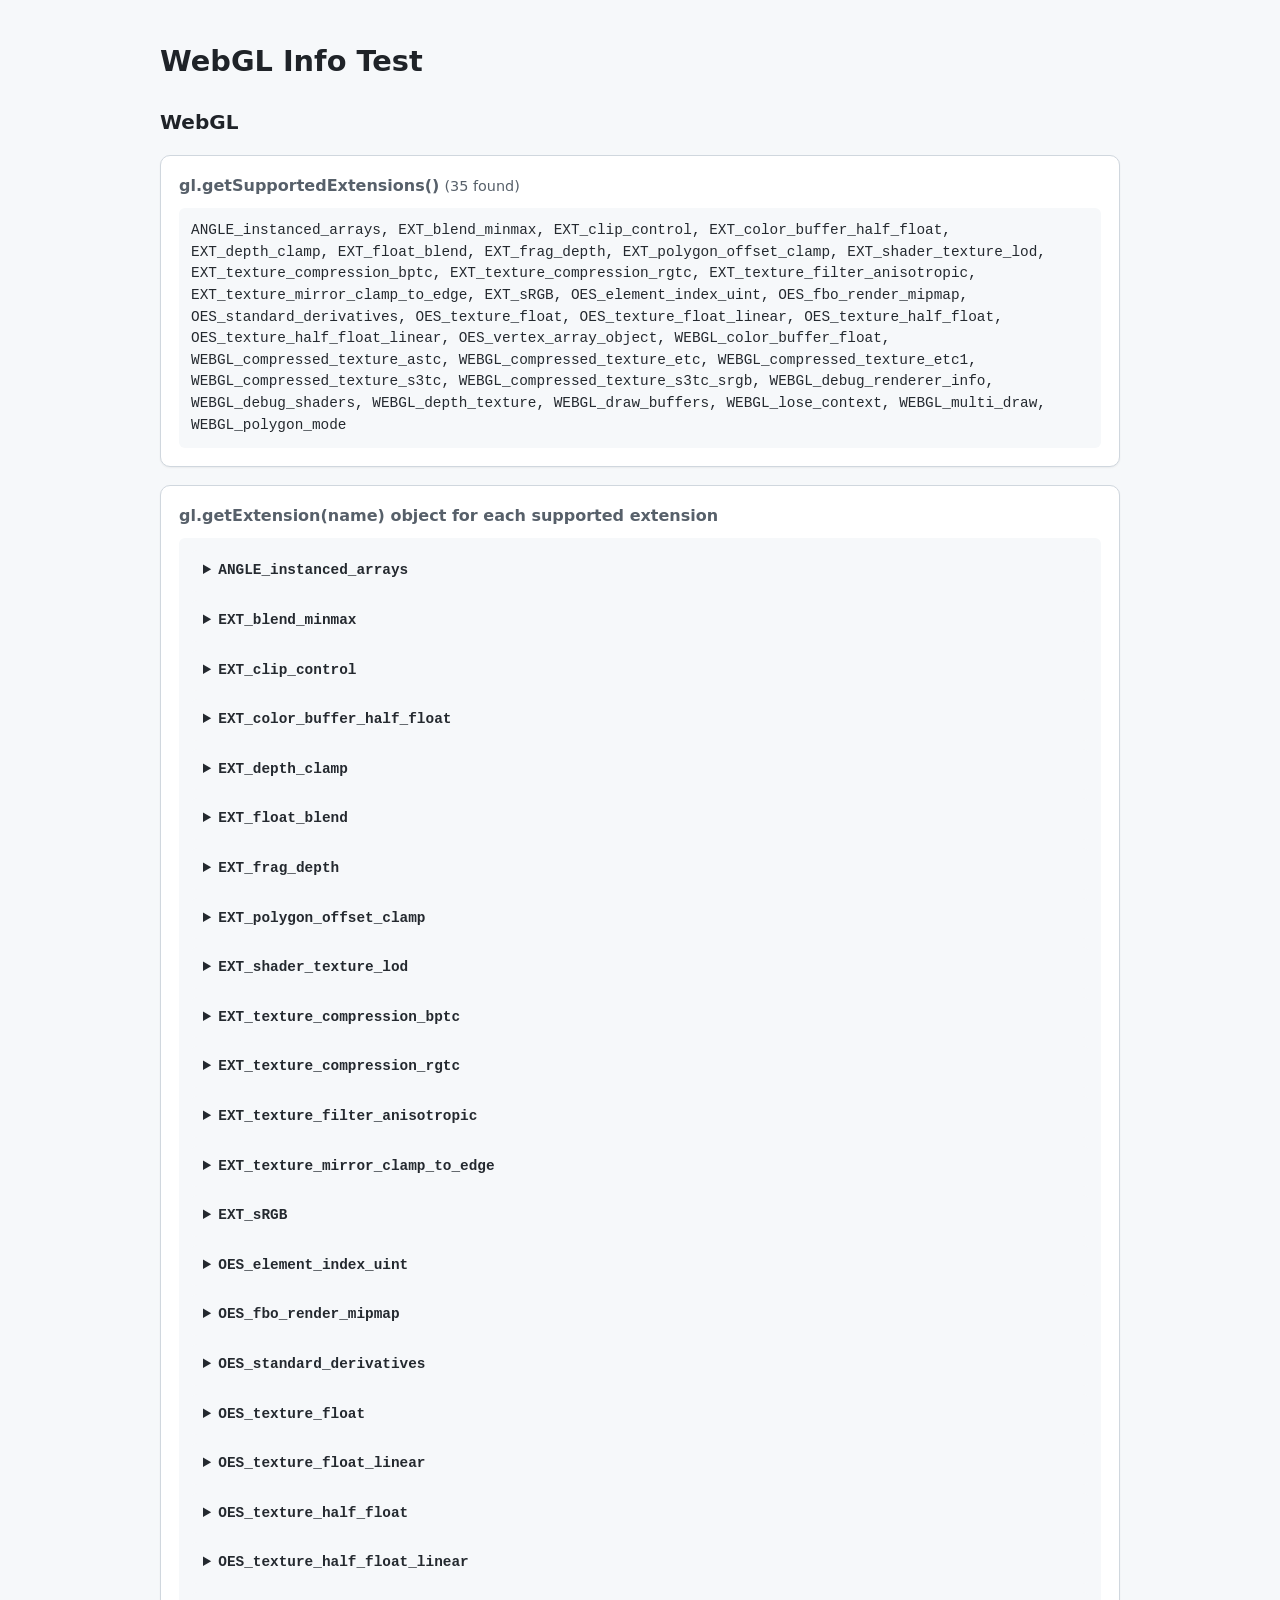
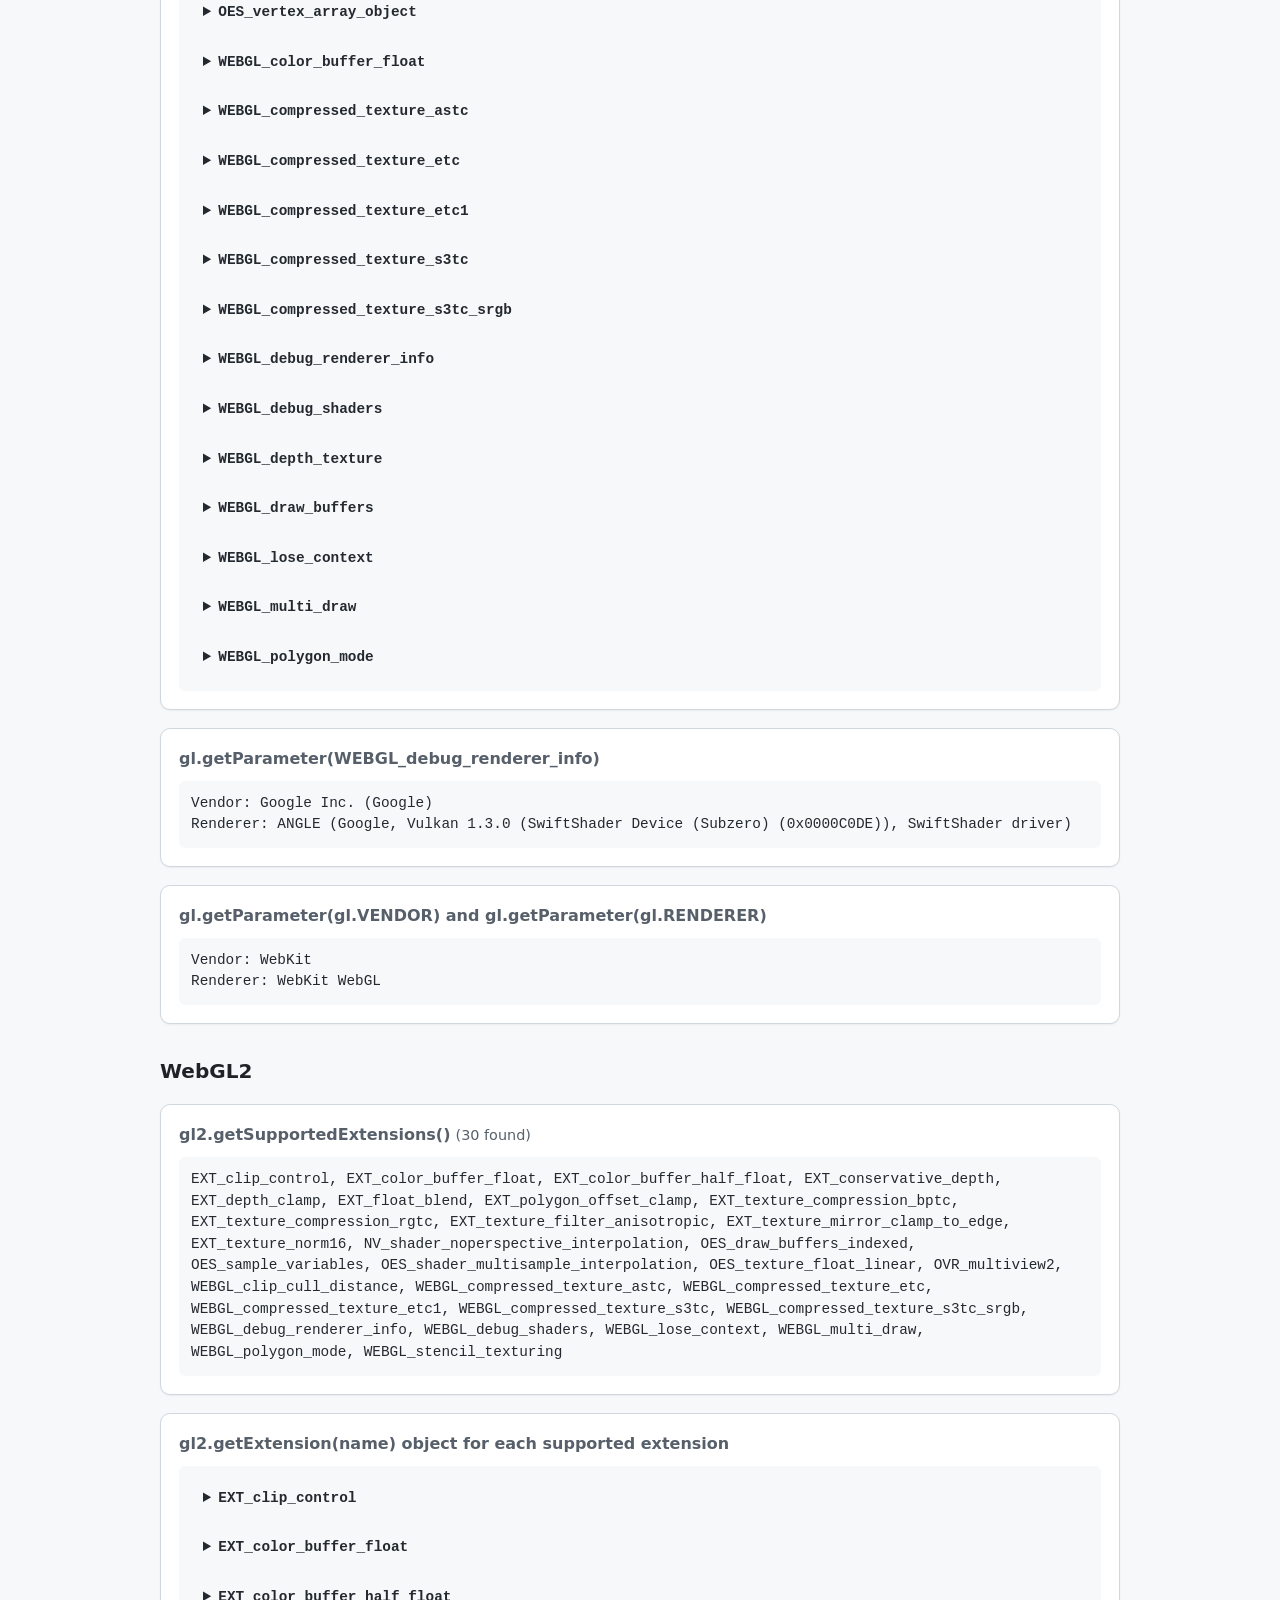
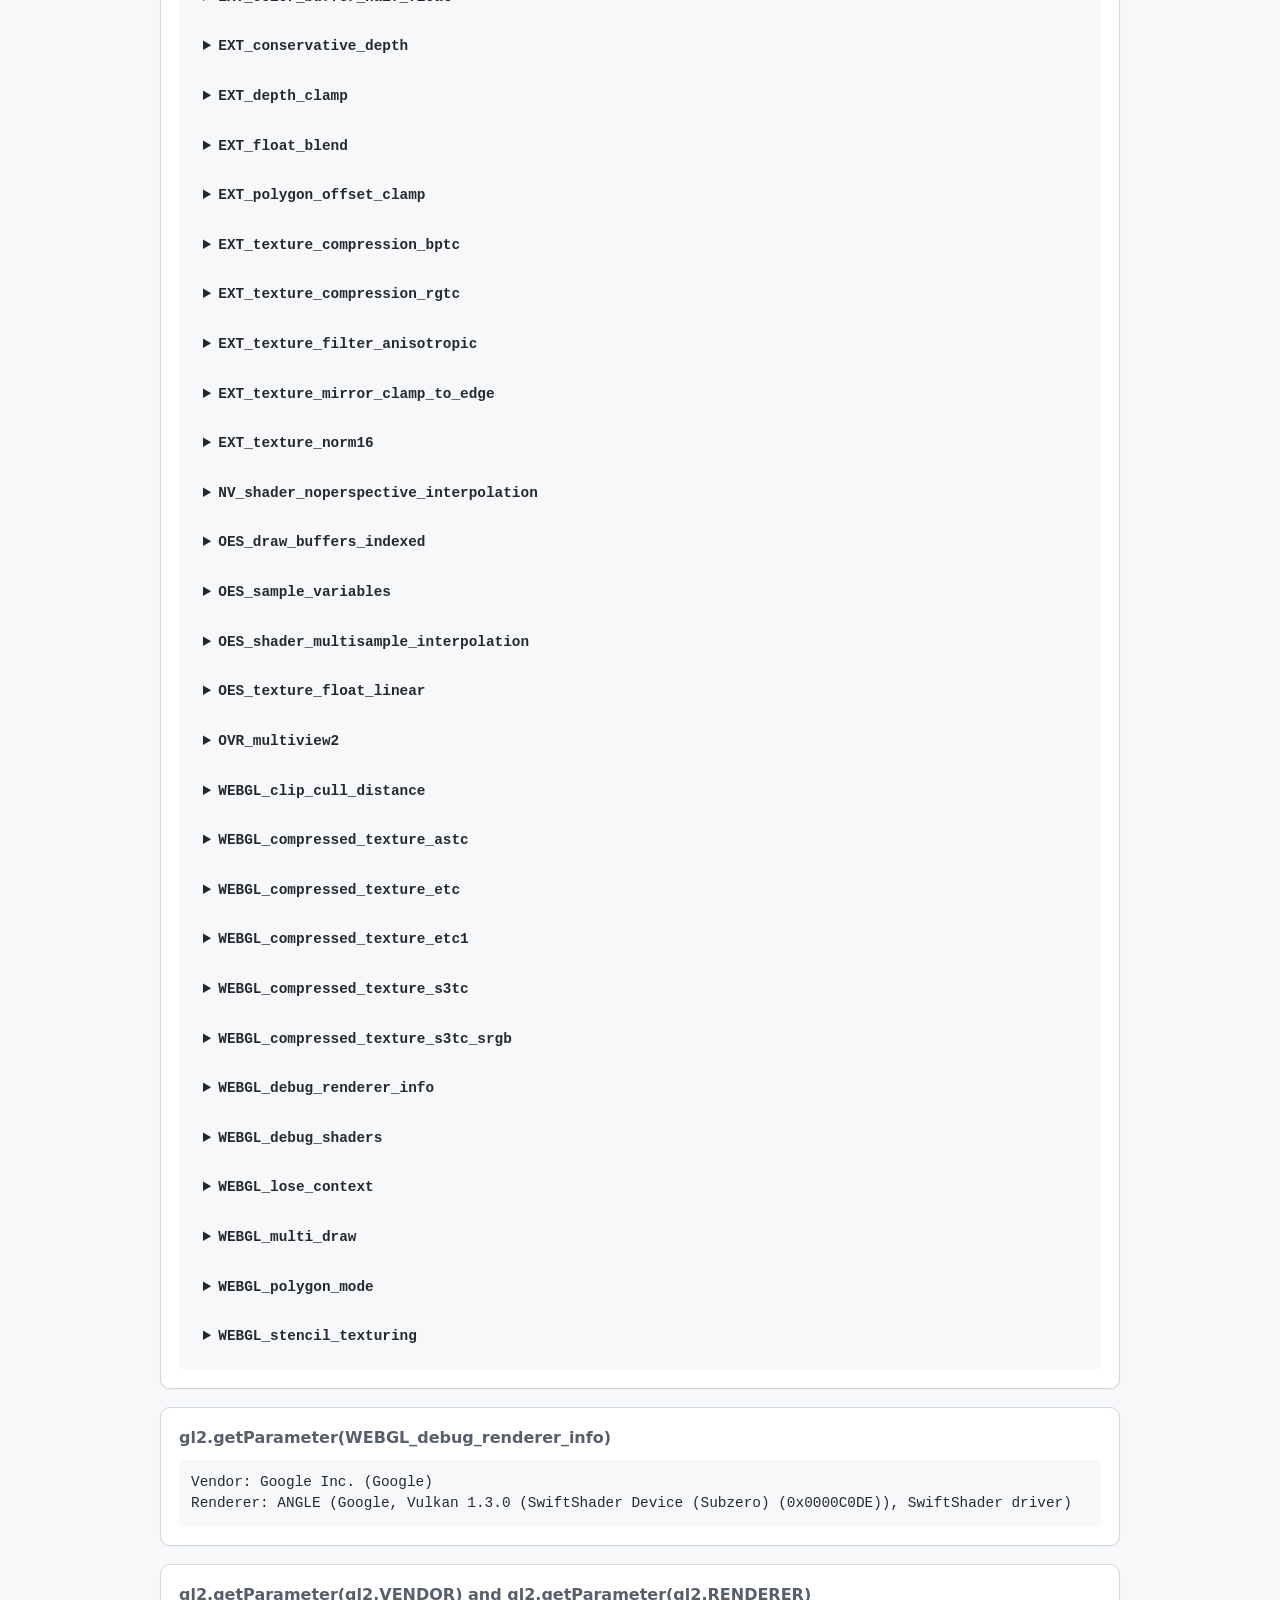
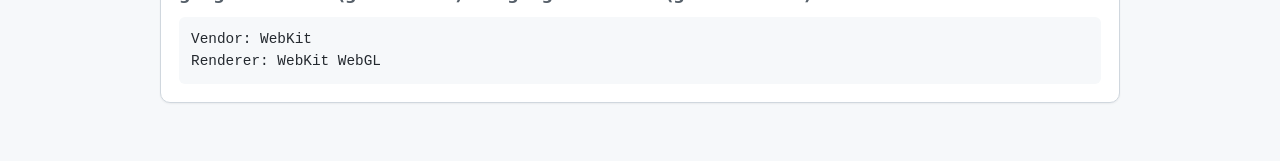
<file: test-pages/webgl-test.html>
<!DOCTYPE html>
<html>
  <head>
    <title>WebGL info test</title>
    <meta charset="utf-8">
    <style>
      body {
        margin: 0;
        padding: 40px 20px;
        background: #f6f8fa;
        color: #1f2328;
        font-family: system-ui, sans-serif;
        line-height: 1.5;
      }

      main {
        max-width: 960px;
        margin: 0 auto;
      }

      h1 {
        margin: 0 0 24px;
        font-size: 1.8rem;
      }

      h2 {
        margin: 32px 0 12px;
        font-size: 1.25rem;
      }

      h2:first-of-type {
        margin-top: 0;
      }

      canvas {
        display: none;
      }

      section {
        margin: 18px 0;
        padding: 18px;
        background: #fff;
        border: 1px solid #d0d7de;
        border-radius: 10px;
        box-shadow: 0 1px 2px rgba(31, 35, 40, 0.06);
      }

      section > p:first-child {
        margin: 0 0 10px;
        color: #57606a;
      }

      .count {
        color: #57606a;
        font-size: 0.9rem;
        font-weight: 400;
      }

      .result {
        margin: 0;
        padding: 12px;
        background: #f6f8fa;
        border-radius: 6px;
        color: #24292f;
        font-family: ui-monospace, SFMono-Regular, Consolas, monospace;
        font-size: 0.9rem;
        overflow-wrap: anywhere;
        white-space: pre-wrap;
      }

      .extension-list {
        display: grid;
        gap: 8px;
        white-space: normal;
      }

      details {
        padding: 10px 12px;
        background: #f6f8fa;
        border-radius: 6px;
      }

      summary {
        cursor: pointer;
        font-family: ui-monospace, SFMono-Regular, Consolas, monospace;
        font-size: 0.9rem;
        font-weight: 600;
      }

      pre {
        margin: 10px 0 0;
        overflow-wrap: anywhere;
        white-space: pre-wrap;
      }
    </style>
  </head>
  <body>
    <main>
      <h1>WebGL Info Test</h1>
      <canvas id="test" width="8" height="8"></canvas>
      <canvas id="test2" width="8" height="8"></canvas>

      <h2>WebGL</h2>

      <section>
        <p><b>gl.getSupportedExtensions()</b> <span class="count" id="supported-extensions-count">(loading...)</span></p>
        <p class="result" id="supported-extensions">loading...</p>
      </section>

      <section>
        <p><b>gl.getExtension(name) object for each supported extension</b></p>
        <div class="result extension-list" id="available-extensions">loading...</div>
      </section>

      <section>
        <p><b>gl.getParameter(WEBGL_debug_renderer_info)</b></p>
        <p class="result" id="renderer-info">loading...</p>
      </section>

      <section>
        <p><b>gl.getParameter(gl.VENDOR) and gl.getParameter(gl.RENDERER)</b></p>
        <p class="result" id="standard-renderer-info">loading...</p>
      </section>

      <h2>WebGL2</h2>

      <section>
        <p><b>gl2.getSupportedExtensions()</b> <span class="count" id="supported-extensions-count-2">(loading...)</span></p>
        <p class="result" id="supported-extensions-2">loading...</p>
      </section>

      <section>
        <p><b>gl2.getExtension(name) object for each supported extension</b></p>
        <div class="result extension-list" id="available-extensions-2">loading...</div>
      </section>

      <section>
        <p><b>gl2.getParameter(WEBGL_debug_renderer_info)</b></p>
        <p class="result" id="renderer-info-2">loading...</p>
      </section>

      <section>
        <p><b>gl2.getParameter(gl2.VENDOR) and gl2.getParameter(gl2.RENDERER)</b></p>
        <p class="result" id="standard-renderer-info-2">loading...</p>
      </section>
    </main>

    <script>
      const formatExtensionObject = (extension) => {
        if (!extension) {
          return "null";
        }

        const extensionType = Object.prototype.toString.call(extension);
        const ownProperties = Object.getOwnPropertyNames(extension);
        const prototypeProperties = Object.getOwnPropertyNames(Object.getPrototypeOf(extension) || {})
          .filter((property) => property !== "constructor");
        const properties = [...new Set([...ownProperties, ...prototypeProperties])];

        if (!properties.length) {
          return extensionType;
        }

        const details = properties.map((property) => {
          const value = extension[property];
          return property + ": " + String(value);
        });
        return extensionType + " { " + details.join(", ") + " }";
      };

      const fillWebGLInfo = (gl, ids, unavailableLabel) => {
        const supportedExtensionsElement = document.getElementById(ids.supportedExtensions);
        const supportedExtensionsCountElement = document.getElementById(ids.supportedExtensionsCount);
        const availableExtensionsElement = document.getElementById(ids.availableExtensions);
        const rendererInfoElement = document.getElementById(ids.rendererInfo);
        const standardRendererInfoElement = document.getElementById(ids.standardRendererInfo);

        if (!gl) {
          supportedExtensionsCountElement.textContent = "(0 found)";
          supportedExtensionsElement.textContent = unavailableLabel;
          availableExtensionsElement.textContent = unavailableLabel;
          rendererInfoElement.textContent = unavailableLabel;
          standardRendererInfoElement.textContent = unavailableLabel;
          return;
        }

        const supportedExtensions = gl.getSupportedExtensions() || [];
        supportedExtensionsCountElement.textContent = "(" + supportedExtensions.length + " found)";
        supportedExtensionsElement.textContent = supportedExtensions.join(", ");

        availableExtensionsElement.textContent = "";
        for (const name of supportedExtensions) {
          const extension = gl.getExtension(name);

          const detailsElement = document.createElement("details");
          const summaryElement = document.createElement("summary");
          const objectElement = document.createElement("pre");

          summaryElement.textContent = name;
          objectElement.textContent = formatExtensionObject(extension);

          detailsElement.append(summaryElement, objectElement);
          availableExtensionsElement.append(detailsElement);
        }

        const debugInfo = gl.getExtension("WEBGL_debug_renderer_info");
        if (debugInfo) {
          const vendor = gl.getParameter(debugInfo.UNMASKED_VENDOR_WEBGL);
          const renderer = gl.getParameter(debugInfo.UNMASKED_RENDERER_WEBGL);
          rendererInfoElement.textContent = "Vendor: " + vendor + "\nRenderer: " + renderer;
        } else {
          rendererInfoElement.textContent = "no-debug-renderer-info";
        }

        const standardVendor = gl.getParameter(gl.VENDOR);
        const standardRenderer = gl.getParameter(gl.RENDERER);
        standardRendererInfoElement.textContent = "Vendor: " + standardVendor + "\nRenderer: " + standardRenderer;
      };

      const canvas = document.getElementById("test");
      const canvas2 = document.getElementById("test2");
      const gl = canvas.getContext("webgl");
      const gl2 = canvas2.getContext("webgl2");

      fillWebGLInfo(gl, {
        supportedExtensions: "supported-extensions",
        supportedExtensionsCount: "supported-extensions-count",
        availableExtensions: "available-extensions",
        rendererInfo: "renderer-info",
        standardRendererInfo: "standard-renderer-info",
      }, "no-webgl");

      fillWebGLInfo(gl2, {
        supportedExtensions: "supported-extensions-2",
        supportedExtensionsCount: "supported-extensions-count-2",
        availableExtensions: "available-extensions-2",
        rendererInfo: "renderer-info-2",
        standardRendererInfo: "standard-renderer-info-2",
      }, "no-webgl2");
    </script>
  </body>
</html>
</file>
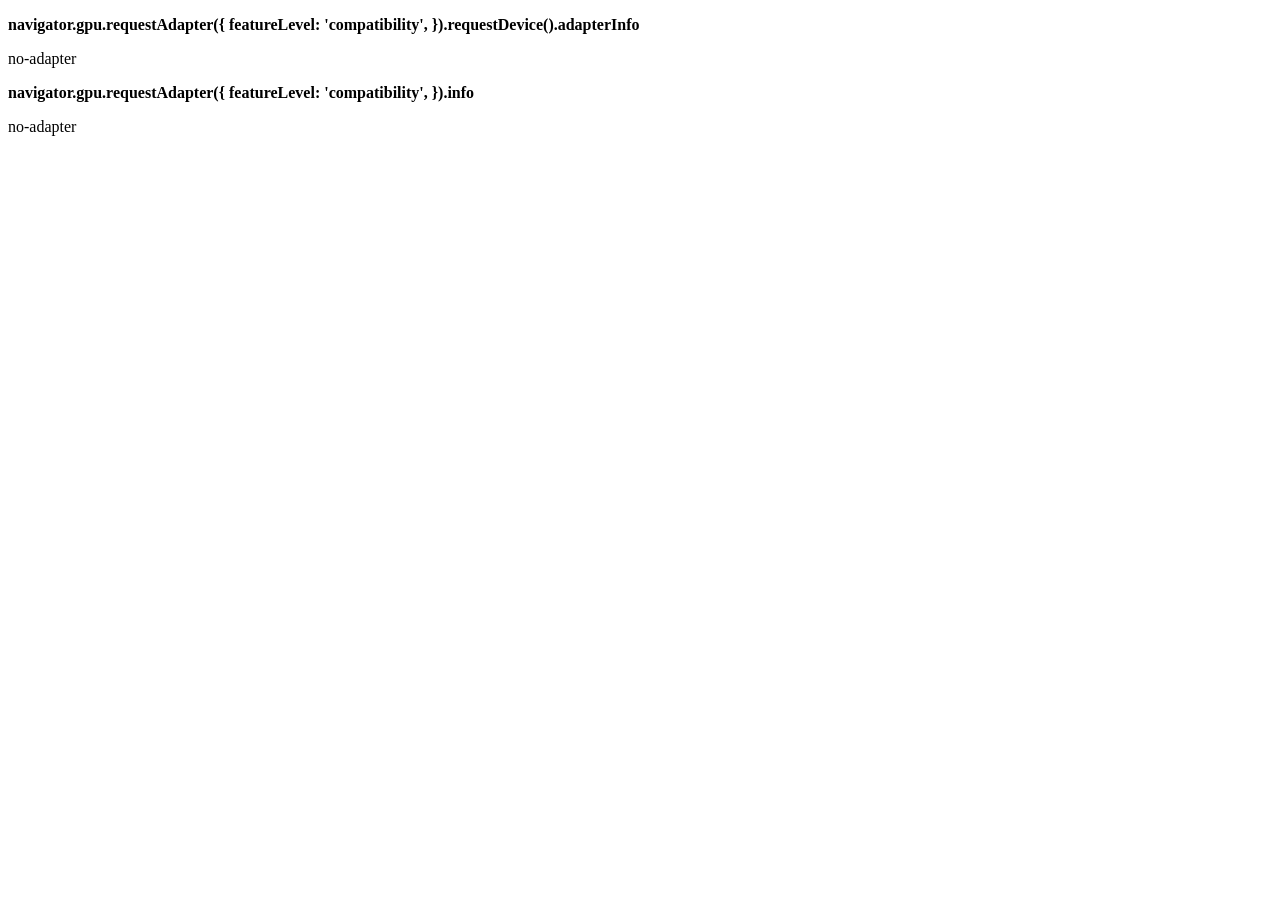
<file: test-pages/webgpu-test.html>
<!DOCTYPE html>
<html>
  <head>
    <title>WebGPU adapter info test</title>
    <meta charset="utf-8">
  </head>
  <body>
    <p><b>navigator.gpu.requestAdapter({
      featureLevel: 'compatibility',
    }).requestDevice().adapterInfo</b></p>
    <p id="device-adapter-info">loading...</p>
    <script type="module">
      window.gpuDeviceAdapterInfoPromise = (async () => {
        if (!navigator.gpu) {
          return 'no-gpu';
        }
        const adapter = await navigator.gpu.requestAdapter({
          featureLevel: 'compatibility',
        });
        if (!adapter) {
          return 'no-adapter';
        }
        const device = await adapter.requestDevice();
        if (!device) {
          return 'no-device';
        }
        const info = device.adapterInfo;
        return info.vendor + ',' + info.architecture + ',' + info.device;
      })();

      const infoElement = document.getElementById("device-adapter-info");
      try {
        const result = await window.gpuDeviceAdapterInfoPromise;
        infoElement.textContent = result;
      } catch (error) {
        infoElement.textContent = 'error: ' + error;
      }
    </script>

<p><b>navigator.gpu.requestAdapter({
  featureLevel: 'compatibility',
}).info</b></p>
<p id="adapter-info">loading...</p>
<script type="module">
  window.gpuAdapterInfoPromise = (async () => {
    if (!navigator.gpu) {
      return 'no-gpu';
    }
    const adapter = await navigator.gpu.requestAdapter({
      featureLevel: 'compatibility',
    });
    if (!adapter) {
      return 'no-adapter';
    }
    const info = adapter.info;
    return info.vendor + ',' + info.architecture + ',' + info.device;
  })();

  const adapterInfo = document.getElementById("adapter-info");
  try {
    const result = await window.gpuAdapterInfoPromise;
    adapterInfo.textContent = result;
  } catch (error) {
    adapterInfo.textContent = 'error: ' + error;
  }
</script>
  </body>
</html>
</file>
<file: brave-bp-game/style.css>
:root {
  --bg: #0f1115;
  --panel: #181b22;
  --panel-2: #20242d;
  --border: #2c313c;
  --text: #e8eaf0;
  --muted: #9aa1b2;
  --brand: #fb542b;
  --brand-2: #ff8a5c;
  --good: #3ccf8e;
  --bad: #ff5c6c;
  --warn: #f5c451;
  --info: #6aa8ff;
  --radius: 12px;
  --mono: ui-monospace, SFMono-Regular, Menlo, Consolas, monospace;
}

* { box-sizing: border-box; }

body {
  margin: 0;
  background: var(--bg);
  color: var(--text);
  font: 15px/1.55 system-ui, -apple-system, Segoe UI, sans-serif;
}

a { color: var(--brand-2); }

.topbar {
  position: sticky;
  top: 0;
  z-index: 5;
  display: flex;
  align-items: center;
  justify-content: space-between;
  gap: 16px;
  padding: 12px 24px;
  background: rgba(15, 17, 21, 0.92);
  backdrop-filter: blur(8px);
  border-bottom: 1px solid var(--border);
}
.brand { color: var(--text); font-weight: 700; text-decoration: none; font-size: 1.05rem; }
.stats { display: flex; gap: 14px; flex-wrap: wrap; color: var(--muted); font-size: 0.9rem; }
.stats b { color: var(--text); }

main { max-width: 900px; margin: 0 auto; padding: 28px 20px 80px; }

h1 { font-size: 1.7rem; margin: 0 0 6px; }
h2 { font-size: 1.15rem; margin: 28px 0 12px; }
.sub { color: var(--muted); margin: 0 0 20px; }

.panel {
  background: var(--panel);
  border: 1px solid var(--border);
  border-radius: var(--radius);
  padding: 20px;
}

.modes { display: grid; grid-template-columns: repeat(auto-fit, minmax(200px, 1fr)); gap: 12px; }
.mode {
  text-align: left;
  background: var(--panel);
  border: 1px solid var(--border);
  border-radius: var(--radius);
  padding: 16px;
  color: var(--text);
  cursor: pointer;
  font: inherit;
  transition: transform 0.08s, border-color 0.15s;
}
.mode:hover { border-color: var(--brand); transform: translateY(-2px); }
.mode .icon { font-size: 1.6rem; }
.mode h3 { margin: 6px 0 4px; font-size: 1rem; }
.mode p { margin: 0; color: var(--muted); font-size: 0.86rem; }
.mode { position: relative; display: flex; flex-direction: column; justify-content: flex-start; }
.mode .pill { position: absolute; top: 14px; right: 14px; }

.pill {
  display: inline-block;
  padding: 1px 9px;
  border-radius: 999px;
  font-size: 0.78rem;
  background: var(--panel-2);
  border: 1px solid var(--border);
  color: var(--muted);
}
.pill.hot { background: var(--brand); border-color: var(--brand); color: #fff; }

.docs { display: grid; grid-template-columns: repeat(auto-fill, minmax(250px, 1fr)); gap: 8px; }
.doc {
  display: flex;
  flex-direction: column;
  gap: 6px;
  padding: 10px 12px;
  border-radius: 10px;
  border: 1px solid var(--border);
  background: var(--panel);
  cursor: pointer;
  user-select: none;
}
.doc:hover { border-color: var(--brand); }
.doc.off .name, .doc.off .bar { opacity: 0.5; }
.incl {
  flex: none;
  width: 22px;
  height: 22px;
  padding: 0;
  border-radius: 6px;
  border: 1px solid var(--border);
  background: var(--panel-2);
  color: #fff;
  font: 700 0.8rem/1 system-ui, sans-serif;
  cursor: pointer;
}
.incl.on { background: var(--brand); border-color: var(--brand); }
.incl:hover { border-color: var(--brand-2); }
.mode:disabled { opacity: 0.45; cursor: default; transform: none; border-color: var(--border); }
.doc .row { display: flex; justify-content: space-between; gap: 8px; align-items: center; }
.doc .name { font-weight: 600; font-size: 0.9rem; }
.doc .count { color: var(--muted); font-size: 0.8rem; white-space: nowrap; }
.bar { height: 6px; border-radius: 3px; background: var(--panel-2); overflow: hidden; display: flex; }
.bar > span { display: block; height: 100%; }
.bar .m { background: var(--good); }
.bar .l { background: var(--warn); }

.toolbar { display: flex; gap: 8px; flex-wrap: wrap; align-items: center; margin-bottom: 10px; }

button.btn {
  font: inherit;
  padding: 8px 14px;
  border-radius: 9px;
  border: 1px solid var(--border);
  background: var(--panel-2);
  color: var(--text);
  cursor: pointer;
}
button.btn:hover { border-color: var(--brand-2); }
button.btn.primary { background: var(--brand); border-color: var(--brand); color: #fff; font-weight: 600; }
button.btn.small { padding: 4px 10px; font-size: 0.82rem; }
button.btn:disabled { opacity: 0.5; cursor: default; }

.backlink { margin: 0 0 12px; font-size: 0.9rem; }

/* Card */
.progress { display: flex; justify-content: space-between; align-items: center; color: var(--muted); font-size: 0.85rem; margin-bottom: 10px; gap: 12px; }
.progress .bar { flex: 1; height: 8px; }
.progress .bar span { background: var(--brand); transition: width 0.3s; }

.card-meta { display: flex; gap: 8px; flex-wrap: wrap; margin-bottom: 12px; }
.prompt { font-size: 1.02rem; }
.prompt p:first-child { margin-top: 0; }

.choices { display: grid; gap: 10px; margin-top: 16px; }
.choice {
  display: flex;
  gap: 12px;
  align-items: flex-start;
  text-align: left;
  width: 100%;
  font: inherit;
  color: var(--text);
  padding: 12px 14px;
  border-radius: 10px;
  border: 1px solid var(--border);
  background: var(--panel-2);
  cursor: pointer;
}
.choice:hover:not(:disabled) { border-color: var(--brand-2); }
.choice:disabled { cursor: default; }
.choice .key {
  flex: none;
  width: 24px;
  height: 24px;
  border-radius: 6px;
  display: grid;
  place-items: center;
  font-size: 0.8rem;
  font-weight: 700;
  background: var(--panel);
  border: 1px solid var(--border);
  color: var(--muted);
}
.choice .body { flex: 1; min-width: 0; }
.choice.correct { border-color: var(--good); background: rgba(60, 207, 142, 0.12); }
.choice.wrong { border-color: var(--bad); background: rgba(255, 92, 108, 0.12); }
.choice.dim { opacity: 0.55; }
.choice pre { margin: 0; }

.spot { display: grid; grid-template-columns: minmax(0, 1fr) minmax(0, 1fr); gap: 10px; margin-top: 16px; }
@media (max-width: 720px) { .spot { grid-template-columns: minmax(0, 1fr); } }
.spot .choice { flex-direction: column; align-items: stretch; min-width: 0; }
.spot .choice pre { max-width: 100%; }

.feedback {
  margin-top: 18px;
  padding: 16px;
  border-radius: 10px;
  border: 1px solid var(--border);
  background: var(--panel-2);
  animation: pop 0.18s ease-out;
}
.feedback.good { border-color: var(--good); }
.feedback.bad { border-color: var(--bad); }
.feedback h4 { margin: 0 0 6px; font-size: 1rem; }
.feedback .rule { margin-top: 12px; padding-top: 12px; border-top: 1px solid var(--border); }
.feedback .actions { display: flex; gap: 8px; margin-top: 14px; flex-wrap: wrap; align-items: center; }
.hint { color: var(--muted); font-size: 0.8rem; }

@keyframes pop { from { transform: scale(0.98); opacity: 0; } to { transform: none; opacity: 1; } }
@keyframes shake { 0%, 100% { transform: none; } 25% { transform: translateX(-6px); } 75% { transform: translateX(6px); } }
.shake { animation: shake 0.25s; }

.kind-do { color: var(--good); }
.kind-dont { color: var(--bad); }
.kind-info { color: var(--info); }

pre {
  background: #0b0d11;
  border: 1px solid var(--border);
  border-radius: 8px;
  padding: 10px 12px;
  overflow-x: auto;
  font: 0.82rem/1.5 var(--mono);
  white-space: pre;
}
code { font-family: var(--mono); font-size: 0.88em; background: rgba(255, 255, 255, 0.06); padding: 1px 4px; border-radius: 4px; }
pre code { background: none; padding: 0; font-size: inherit; }
table { border-collapse: collapse; font-size: 0.85rem; margin: 8px 0; }
td, th { border: 1px solid var(--border); padding: 4px 8px; text-align: left; }
blockquote { margin: 8px 0; padding: 4px 12px; border-left: 3px solid var(--brand); color: var(--muted); }

/* Flashcard */
.flash-title { font-size: 1.25rem; font-weight: 700; margin: 4px 0 8px; }
.grade { display: grid; grid-template-columns: repeat(3, 1fr); gap: 8px; margin-top: 14px; }

/* Lightning */
.timer { font: 700 1.6rem var(--mono); }
.timer.low { color: var(--bad); }
.combo { color: var(--warn); font-weight: 700; }

/* Summary */
.big { font-size: 2.4rem; font-weight: 800; }
.statgrid { display: grid; grid-template-columns: repeat(auto-fit, minmax(140px, 1fr)); gap: 10px; margin: 16px 0; }
.stat { background: var(--panel-2); border-radius: 10px; padding: 12px; text-align: center; }
.stat .v { font-size: 1.5rem; font-weight: 700; }
.stat .k { color: var(--muted); font-size: 0.8rem; }

/* Rulebook */
.search { width: 100%; padding: 10px 12px; border-radius: 9px; border: 1px solid var(--border); background: var(--panel); color: var(--text); font: inherit; }
select { padding: 8px; border-radius: 9px; border: 1px solid var(--border); background: var(--panel); color: var(--text); font: inherit; }
.rulelist { display: grid; gap: 6px; margin-top: 12px; }
.ruleitem { border: 1px solid var(--border); border-radius: 10px; background: var(--panel); }
.ruleitem summary { padding: 10px 12px; cursor: pointer; display: flex; gap: 10px; align-items: baseline; list-style: none; }
.ruleitem summary::-webkit-details-marker { display: none; }
.ruleitem .rid { font: 0.75rem var(--mono); color: var(--muted); flex: none; width: 74px; }
.ruleitem .rt { flex: 1; }
.ruleitem .content { padding: 0 14px 12px; border-top: 1px solid var(--border); }
.dots { flex: none; letter-spacing: 1px; font-size: 0.7rem; color: var(--border); }
.dots .on { color: var(--good); }

.toast {
  position: fixed;
  bottom: 24px;
  left: 50%;
  transform: translateX(-50%);
  background: var(--brand);
  color: #fff;
  padding: 10px 18px;
  border-radius: 999px;
  font-weight: 700;
  box-shadow: 0 8px 30px rgba(0, 0, 0, 0.4);
  animation: pop 0.2s ease-out;
}
</file>
